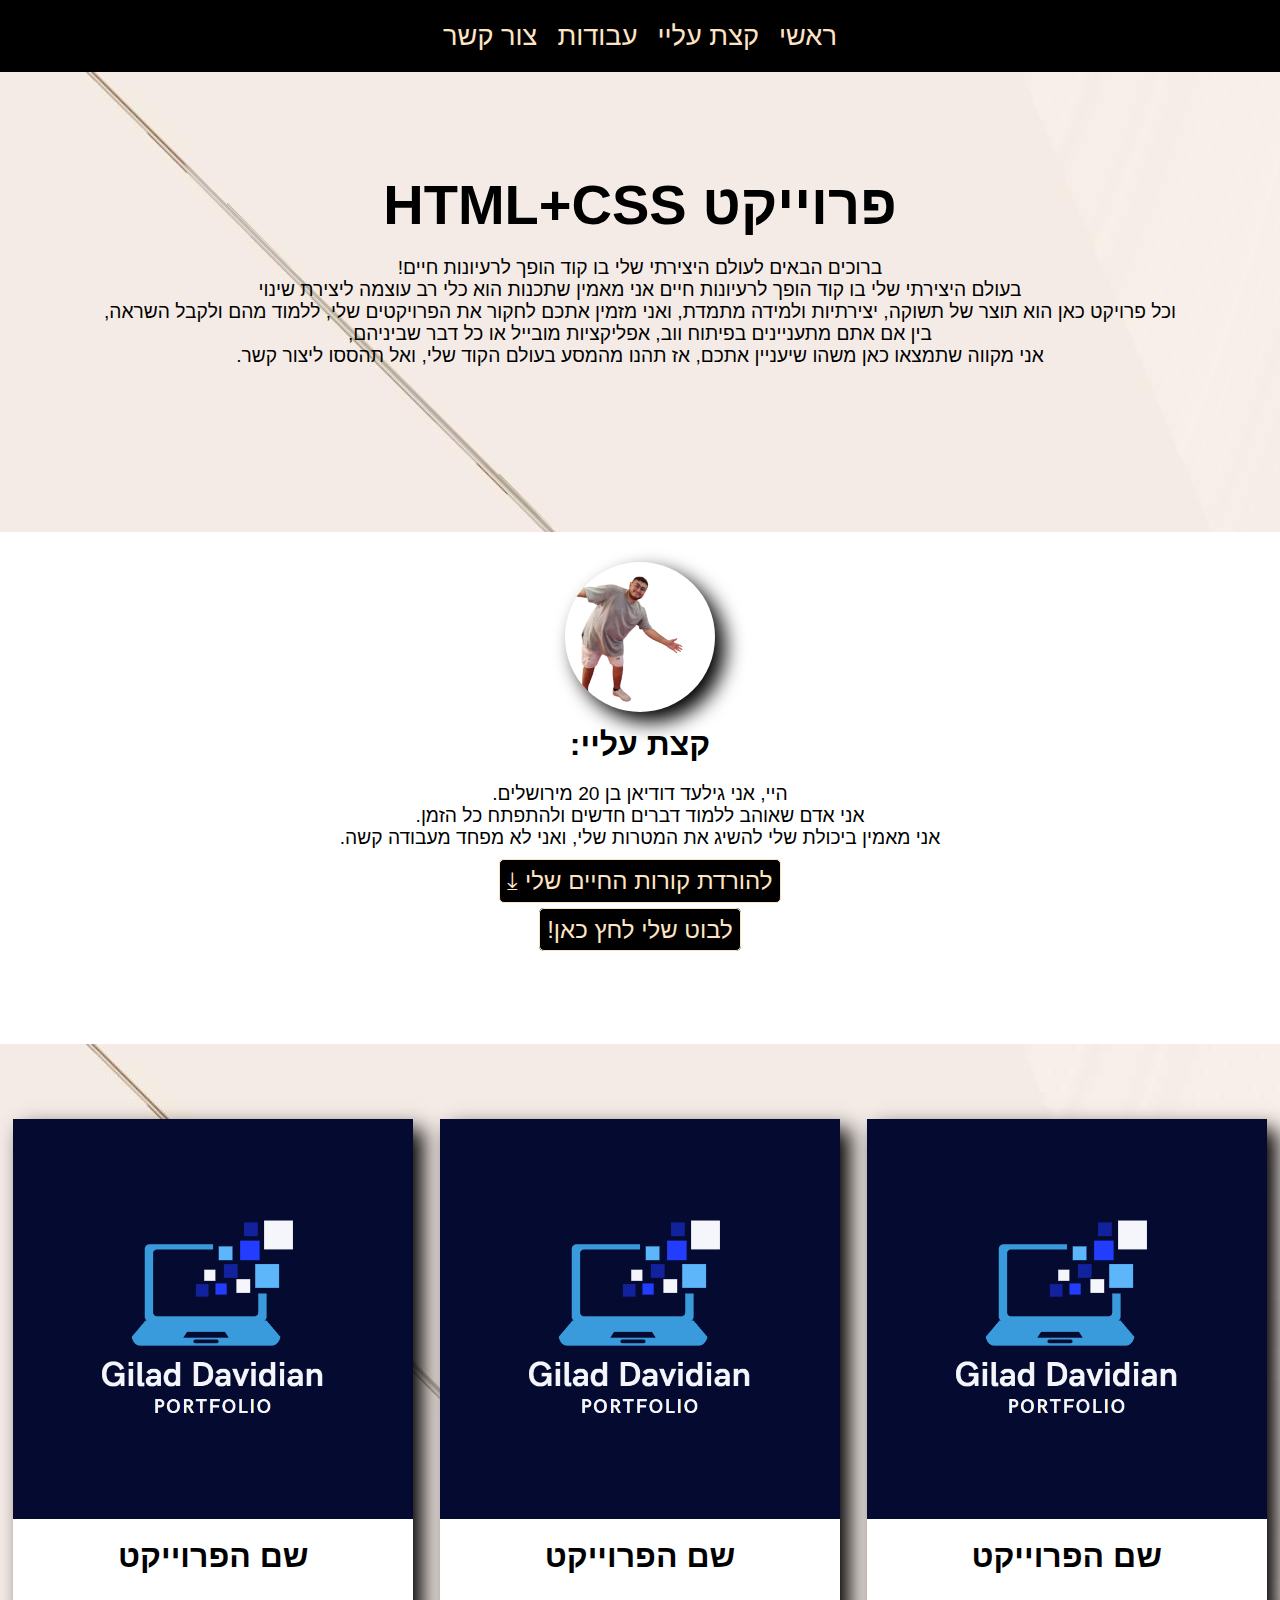
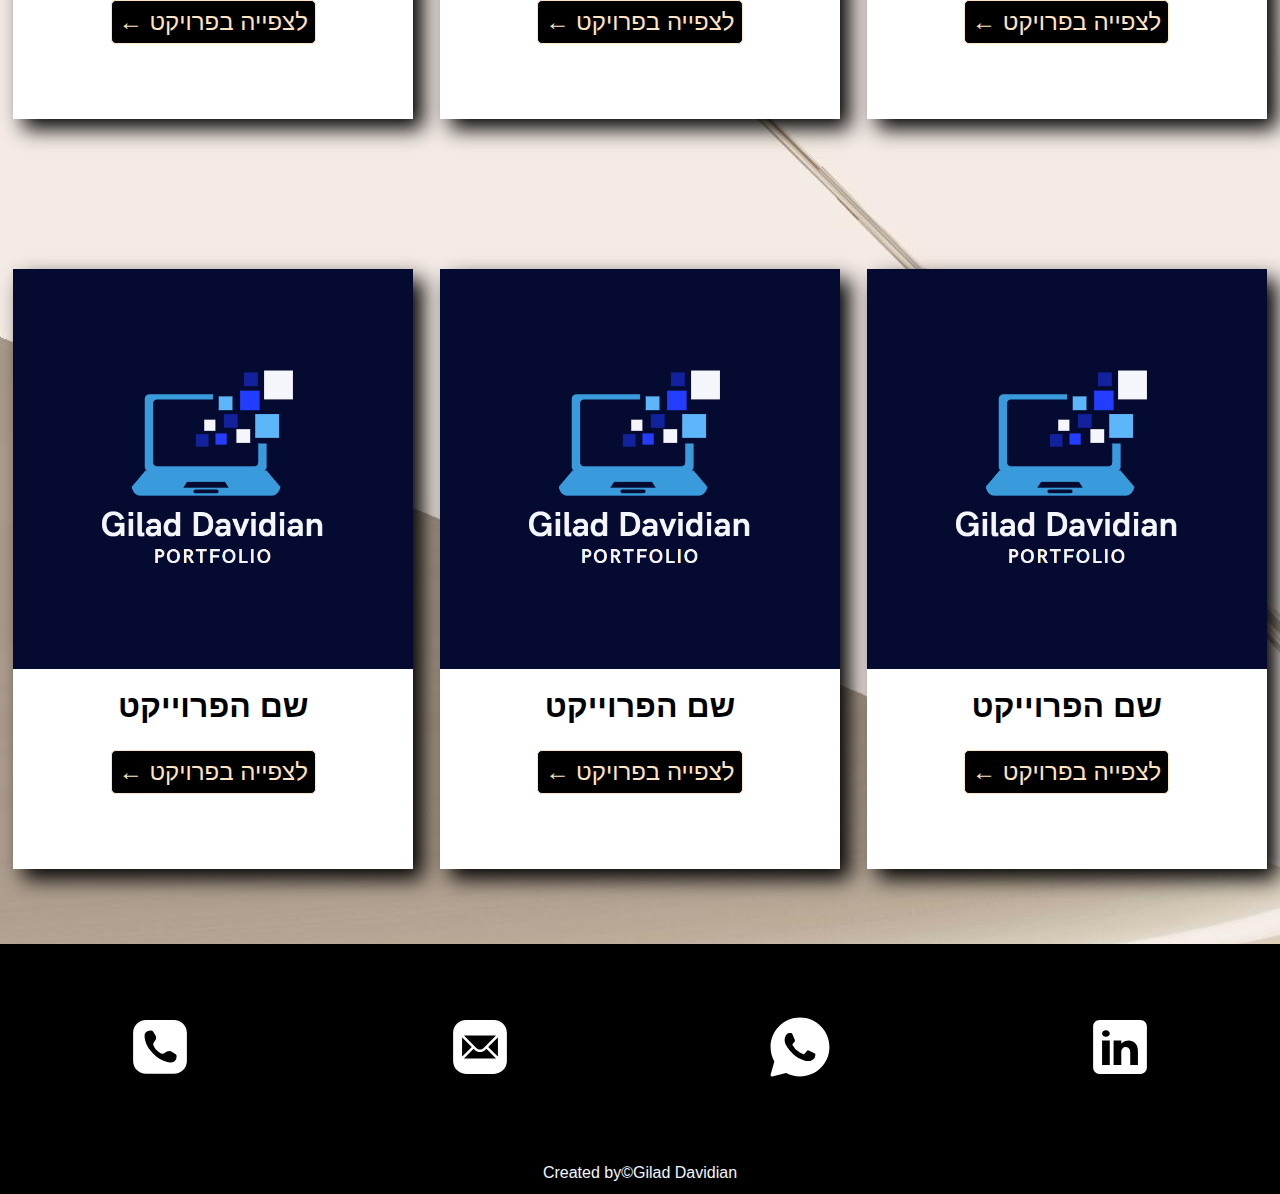
<file: index.html>
<!DOCTYPE html>
<html lang="en">

<head>
    <meta charset="UTF-8">
    <meta name="viewport" content="width=device-width, initial-scale=1.0">
    <title>Project</title>
    <link rel="stylesheet" href="style.css">
</head>

<body>
    <header class="container">
        <nav>
            <ul>
                <li>
                    <a href="#header2">ראשי</a>
                </li>
                <li>
                    <a href="#mySelf">קצת עליי</a>
                </li>
                <li>
                    <a href="#projects">עבודות</a>
                </li>
                <li>
                    <a href="#contact">צור קשר</a>
                </li>
            </ul>
        </nav>
    </header>
    <div id="header2">
        <h1>פרוייקט HTML+CSS</h1>
        <p>ברוכים הבאים לעולם היצירתי שלי בו קוד הופך לרעיונות חיים!<br>
            בעולם היצירתי שלי בו קוד הופך לרעיונות חיים אני מאמין שתכנות הוא כלי רב עוצמה ליצירת שינוי <br> וכל פרויקט
            כאן הוא תוצר של
            תשוקה, יצירתיות ולמידה מתמדת, ואני מזמין אתכם לחקור את הפרויקטים שלי, ללמוד מהם ולקבל השראה,<br> בין אם אתם
            מתעניינים בפיתוח
            ווב, אפליקציות מובייל או כל דבר שביניהם,<br> אני מקווה שתמצאו כאן משהו שיעניין אתכם, אז תהנו מהמסע בעולם
            הקוד שלי, ואל תהססו
            ליצור קשר.</p>
    </div>
    <div id="mySelf">
        <img src="me2.png" alt="">
        <h1>קצת עליי:</h1>
        <p>היי, אני גילעד דודיאן בן 20 מירושלים.<br>
            אני אדם שאוהב ללמוד דברים חדשים ולהתפתח כל הזמן.<br>
            אני מאמין ביכולת שלי להשיג את המטרות שלי, ואני לא מפחד מעבודה קשה.</p>
        <button class="buttonMySelf">&#10515; להורדת קורות החיים שלי</button>
        <div class="divChatBot"><a href="chatBot.html" class="chatBot" target="_blank">לבוט שלי לחץ כאן!</a></div>
    </div>
    <section id="projects">
        <div class="boxProject boxProject1">
            <img src="logo.png" alt="">
            <h1>שם הפרוייקט</h1>
            <div class="divA"><a href="project1.html">לצפייה בפרויקט &larr;</a></div>
        </div>
        <div class="boxProject boxProject2">
            <img src="logo.png" alt="">
            <h1>שם הפרוייקט</h1>
            <div class="divA"><a>לצפייה בפרויקט &larr;</a></div>
        </div>
        <div class="boxProject boxProject3">
            <img src="logo.png" alt="">
            <h1>שם הפרוייקט</h1>
            <div class="divA"><a>לצפייה בפרויקט &larr;</a></div>
        </div>
        <div class="boxProject boxProject4">
            <img src="logo.png" alt="">
            <h1>שם הפרוייקט</h1>
            <div class="divA"><a>לצפייה בפרויקט &larr;</a></div>
        </div>
        <div class="boxProject boxProject5">
            <img src="logo.png" alt="">
            <h1>שם הפרוייקט</h1>
            <div class="divA"><a>לצפייה בפרויקט &larr;</a></div>
        </div>
        <div class="boxProject boxProject6">
            <img src="logo.png" alt="">
            <h1>שם הפרוייקט</h1>
            <div class="divA"><a>לצפייה בפרויקט &larr;</a></div>
        </div>
    </section>
    <footer id="contact">
        <a href="tel:+972528961336">
            <svg xmlns="http://www.w3.org/2000/svg" x="0px" y="0px" width="100" height="100" viewBox="0 0 50 50">
                <path
                    d="M 14 3.9902344 C 8.4886661 3.9902344 4 8.4789008 4 13.990234 L 4 35.990234 C 4 41.501568 8.4886661 45.990234 14 45.990234 L 36 45.990234 C 41.511334 45.990234 46 41.501568 46 35.990234 L 46 13.990234 C 46 8.4789008 41.511334 3.9902344 36 3.9902344 L 14 3.9902344 z M 18.005859 12.033203 C 18.633859 12.060203 19.210594 12.414031 19.558594 12.957031 C 19.954594 13.575031 20.569141 14.534156 21.369141 15.785156 C 22.099141 16.926156 22.150047 18.399844 21.498047 19.589844 L 20.033203 21.673828 C 19.637203 22.237828 19.558219 22.959703 19.824219 23.595703 C 20.238219 24.585703 21.040797 26.107203 22.466797 27.533203 C 23.892797 28.959203 25.414297 29.761781 26.404297 30.175781 C 27.040297 30.441781 27.762172 30.362797 28.326172 29.966797 L 30.410156 28.501953 C 31.600156 27.849953 33.073844 27.901859 34.214844 28.630859 C 35.465844 29.430859 36.424969 30.045406 37.042969 30.441406 C 37.585969 30.789406 37.939797 31.366141 37.966797 31.994141 C 38.120797 35.558141 35.359641 37.001953 34.556641 37.001953 C 34.000641 37.001953 27.316344 37.761656 19.777344 30.222656 C 12.238344 22.683656 12.998047 15.999359 12.998047 15.443359 C 12.998047 14.640359 14.441859 11.879203 18.005859 12.033203 z">
                </path>
            </svg>
        </a>
        <a href="mailto:gilad.davidian@gmail.com"><svg xmlns="http://www.w3.org/2000/svg" x="0px" y="0px" width="100"
                height="100" viewBox="0 0 50 50">
                <path
                    d="M 14 4 C 8.4886661 4 4 8.4886661 4 14 L 4 36 C 4 41.511334 8.4886661 46 14 46 L 36 46 C 41.511334 46 46 41.511334 46 36 L 46 14 C 46 8.4886661 41.511334 4 36 4 L 14 4 z M 13 16 L 37 16 C 37.18 16 37.349766 16.020312 37.509766 16.070312 L 27.679688 25.890625 C 26.199688 27.370625 23.790547 27.370625 22.310547 25.890625 L 12.490234 16.070312 C 12.650234 16.020312 12.82 16 13 16 z M 11.070312 17.490234 L 18.589844 25 L 11.070312 32.509766 C 11.020312 32.349766 11 32.18 11 32 L 11 18 C 11 17.82 11.020312 17.650234 11.070312 17.490234 z M 38.929688 17.490234 C 38.979688 17.650234 39 17.82 39 18 L 39 32 C 39 32.18 38.979687 32.349766 38.929688 32.509766 L 31.400391 25 L 38.929688 17.490234 z M 20 26.410156 L 20.890625 27.310547 C 22.020625 28.440547 23.510234 29 24.990234 29 C 26.480234 29 27.959844 28.440547 29.089844 27.310547 L 29.990234 26.410156 L 37.509766 33.929688 C 37.349766 33.979688 37.18 34 37 34 L 13 34 C 12.82 34 12.650234 33.979687 12.490234 33.929688 L 20 26.410156 z">
                </path>
            </svg></a>
        <a href="whatsapp://send?phone=+972528961336"><svg xmlns="http://www.w3.org/2000/svg" x="0px" y="0px"
                width="100" height="100" viewBox="0 0 50 50">
                <path
                    d="M25,2C12.318,2,2,12.318,2,25c0,3.96,1.023,7.854,2.963,11.29L2.037,46.73c-0.096,0.343-0.003,0.711,0.245,0.966 C2.473,47.893,2.733,48,3,48c0.08,0,0.161-0.01,0.24-0.029l10.896-2.699C17.463,47.058,21.21,48,25,48c12.682,0,23-10.318,23-23 S37.682,2,25,2z M36.57,33.116c-0.492,1.362-2.852,2.605-3.986,2.772c-1.018,0.149-2.306,0.213-3.72-0.231 c-0.857-0.27-1.957-0.628-3.366-1.229c-5.923-2.526-9.791-8.415-10.087-8.804C15.116,25.235,13,22.463,13,19.594 s1.525-4.28,2.067-4.864c0.542-0.584,1.181-0.73,1.575-0.73s0.787,0.005,1.132,0.021c0.363,0.018,0.85-0.137,1.329,1.001 c0.492,1.168,1.673,4.037,1.819,4.33c0.148,0.292,0.246,0.633,0.05,1.022c-0.196,0.389-0.294,0.632-0.59,0.973 s-0.62,0.76-0.886,1.022c-0.296,0.291-0.603,0.606-0.259,1.19c0.344,0.584,1.529,2.493,3.285,4.039 c2.255,1.986,4.158,2.602,4.748,2.894c0.59,0.292,0.935,0.243,1.279-0.146c0.344-0.39,1.476-1.703,1.869-2.286 s0.787-0.487,1.329-0.292c0.542,0.194,3.445,1.604,4.035,1.896c0.59,0.292,0.984,0.438,1.132,0.681 C37.062,30.587,37.062,31.755,36.57,33.116z">
                </path>
            </svg></a>
        <a href="https://www.linkedin.com/in/gilad-davidian-8964a5356/"><svg xmlns="http://www.w3.org/2000/svg" x="0px"
                y="0px" width="100" height="100" viewBox="0 0 50 50">
                <path
                    d="M41,4H9C6.24,4,4,6.24,4,9v32c0,2.76,2.24,5,5,5h32c2.76,0,5-2.24,5-5V9C46,6.24,43.76,4,41,4z M17,20v19h-6V20H17z M11,14.47c0-1.4,1.2-2.47,3-2.47s2.93,1.07,3,2.47c0,1.4-1.12,2.53-3,2.53C12.2,17,11,15.87,11,14.47z M39,39h-6c0,0,0-9.26,0-10 c0-2-1-4-3.5-4.04h-0.08C27,24.96,26,27.02,26,29c0,0.91,0,10,0,10h-6V20h6v2.56c0,0,1.93-2.56,5.81-2.56 c3.97,0,7.19,2.73,7.19,8.26V39z">
                </path>
            </svg>
        </a>
    </footer>
    <div class="createdBy">Created by&#169;Gilad Davidian</div>
</body>

</html>
</file>
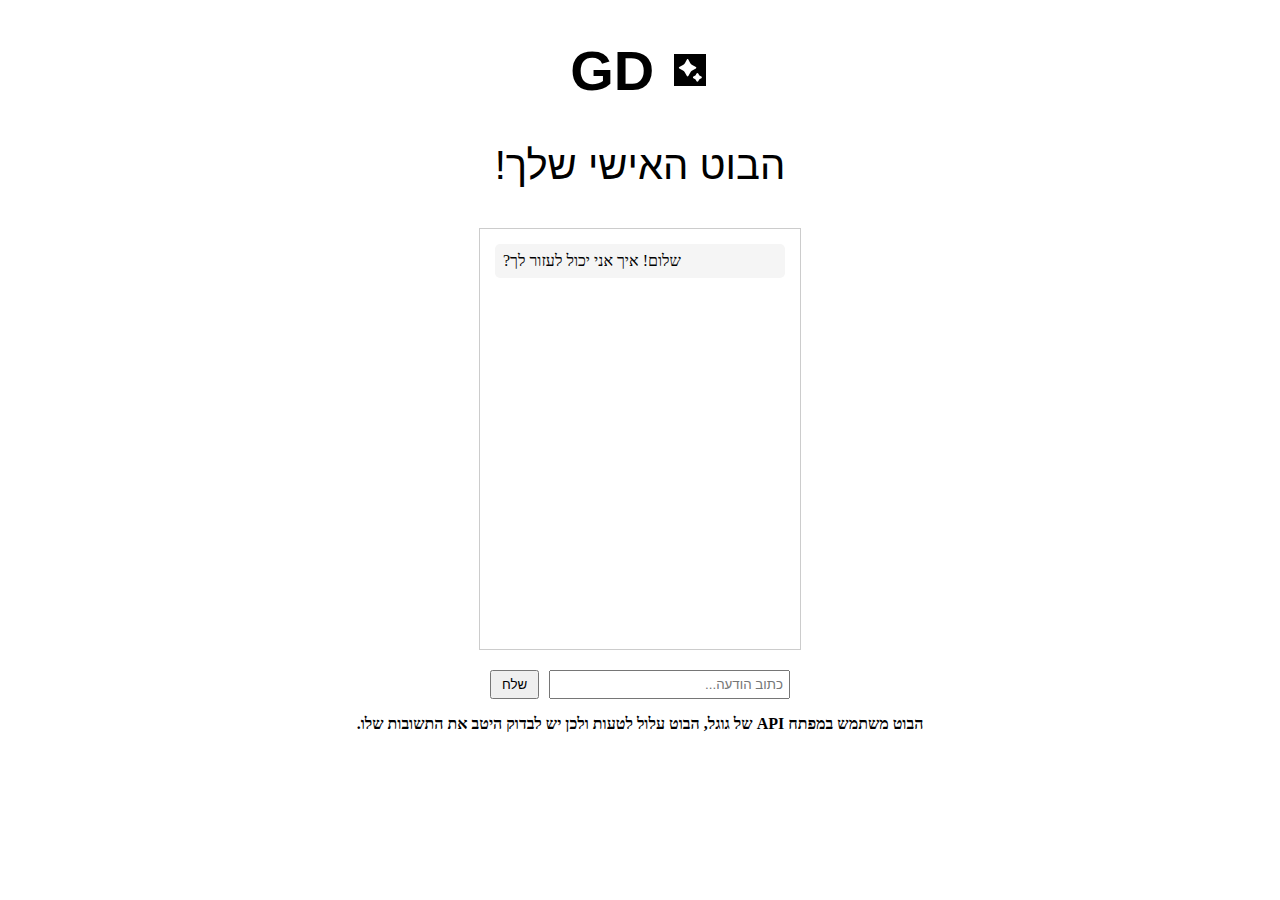
<file: chatBot.html>
<!DOCTYPE html>
<html lang="he">

<head>
    <meta charset="UTF-8">
    <meta name="viewport" content="width=device-width, initial-scale=1.0">
    <title>Chat Bot</title>
    <style>
        .psichiH1 {
            text-align: center;
            font-size: 3.5rem;
            font-family: arial;
        }

        .svp {
            width: 40px;
            height: 40px;
        }

        .psichiP {
            text-align: center;
            font-size: 2.5rem;
            font-family: arial;
            direction: rtl;
        }

        .chat-container {
            width: 300px;
            height: 400px;
            border: 1px solid #ccc;
            margin: 20px auto;
            padding: 10px;
            overflow-y: scroll;
        }

        .message {
            margin: 5px;
            padding: 8px;
            border-radius: 5px;
            direction: rtl;
        }

        .user {
            background-color: #e3f2fd;
            text-align: right;
        }

        .bot {
            background-color: #f5f5f5;
            text-align: left;
        }

        .input-area {
            width: 300px;
            margin: 0 auto;
            display: flex;
            gap: 10px;
            direction: rtl;
        }

        input {
            flex: 1;
            padding: 5px;
        }

        button {
            padding: 5px 10px;
        }

        .warning {
            direction: rtl;
            text-align: center;
            color: black;
            font-weight: bold;
        }
    </style>
</head>

<body>
    <h1 class="psichiH1">GD <svg xmlns="http://www.w3.org/2000/svg" x="0px" y="0px" width="100" height="100"
            viewBox="0 0 50 50" class="svp">
            <path
                d="M5,5v40h40V5H5z M25.399,28.028l-2.522,4.611c-0.19,0.347-0.534,0.52-0.877,0.52s-0.688-0.173-0.877-0.52l-2.522-4.611 c-0.551-1.007-1.378-1.835-2.385-2.385l-4.611-2.522c-0.694-0.379-0.694-1.375,0-1.755l4.611-2.522 c1.007-0.551,1.834-1.378,2.385-2.385l2.522-4.611c0.19-0.347,0.534-0.52,0.877-0.52s0.688,0.173,0.877,0.52l2.522,4.611 c0.551,1.007,1.378,1.834,2.385,2.385l4.611,2.522c0.694,0.379,0.694,1.375,0,1.755l-4.611,2.522 C26.778,26.193,25.95,27.021,25.399,28.028z M39.157,35.289l-2.244,1.227c-0.167,0.093-0.305,0.23-0.397,0.398l-1.228,2.244 c-0.21,0.386-0.613,0.625-1.053,0.625c-0.001,0-0.002,0-0.003,0c-0.44-0.001-0.844-0.242-1.053-0.631l-1.225-2.238 c-0.093-0.169-0.23-0.307-0.397-0.397l-2.245-1.229c-0.387-0.212-0.626-0.616-0.625-1.056c0.002-0.439,0.242-0.842,0.628-1.051 l2.241-1.227c0.169-0.093,0.306-0.229,0.397-0.397l1.229-2.246c0.207-0.382,0.609-0.622,1.049-0.624c0.001,0,0.002,0,0.003,0 c0.438,0,0.841,0.239,1.053,0.623v0.002l1.228,2.245c0.092,0.167,0.229,0.305,0.398,0.397l2.245,1.229 c0.382,0.205,0.623,0.608,0.624,1.049S39.545,35.078,39.157,35.289z">
            </path>
        </svg></h1>
    <p class="psichiP">הבוט האישי שלך!</p>
    <div class="chat-container" id="chat">
        <div class="message bot">שלום! איך אני יכול לעזור לך?</div>
    </div>
    <div class="input-area">
        <input type="text" id="userInput" placeholder="כתוב הודעה...">
        <button onclick="sendMessage()">שלח</button>
    </div>
    <p class="warning">הבוט משתמש במפתח API של גוגל, הבוט עלול לטעות ולכן יש לבדוק היטב את התשובות שלו.</p>


    <script>
        // מפתח ה-API שסיפקת
        const API_KEY = 'AIzaSyAd12wmhDjKeS9zTBbzCyT5u2QFITx_afE';

        async function getBotResponse(userMessage) {
            try {
                const response = await fetch(
                    `https://generativelanguage.googleapis.com/v1beta/models/gemini-2.0-flash:generateContent?key=${API_KEY}`,
                    {
                        method: 'POST',
                        headers: {
                            'Content-Type': 'application/json'
                        },
                        body: JSON.stringify({
                            "contents": [{
                                "parts": [{ "text": userMessage }]
                            }]
                        })
                    }
                );

                if (!response.ok) {
                    throw new Error('תקלה בקריאה ל-API');
                }

                const data = await response.json();
                // התגובה נמצאת תחת candidates[0].content.parts[0].text
                return data.candidates[0].content.parts[0].text || "לא קיבלתי תגובה תקינה מה-API.";
            } catch (error) {
                console.error('שגיאה:', error);
                return "מצטער, משהו השתבש. נסה שוב!";
            }
        }

        async function sendMessage() {
            const input = document.getElementById("userInput");
            const message = input.value.trim();
            if (message === "") return;

            const chat = document.getElementById("chat");

            // הוספת הודעת המשתמש
            const userMsg = document.createElement("div");
            userMsg.className = "message user";
            userMsg.textContent = message;
            chat.appendChild(userMsg);

            // תגובת הבוט מה-API
            const botMsg = document.createElement("div");
            botMsg.className = "message bot";
            botMsg.textContent = "ממתין לתגובה..."; // תצוגה זמנית
            chat.appendChild(botMsg);

            // קבלת תגובה מה-API ועדכון ההודעה
            const botResponse = await getBotResponse(message);
            botMsg.textContent = botResponse;

            // ניקוי השדה וגלילה למטה
            input.value = "";
            chat.scrollTop = chat.scrollHeight;
        }

        // שליחה עם Enter
        document.getElementById("userInput").addEventListener("keypress", function (event) {
            if (event.key === "Enter") {
                sendMessage();
            }
        });
    </script>
</body>

</html>
</file>
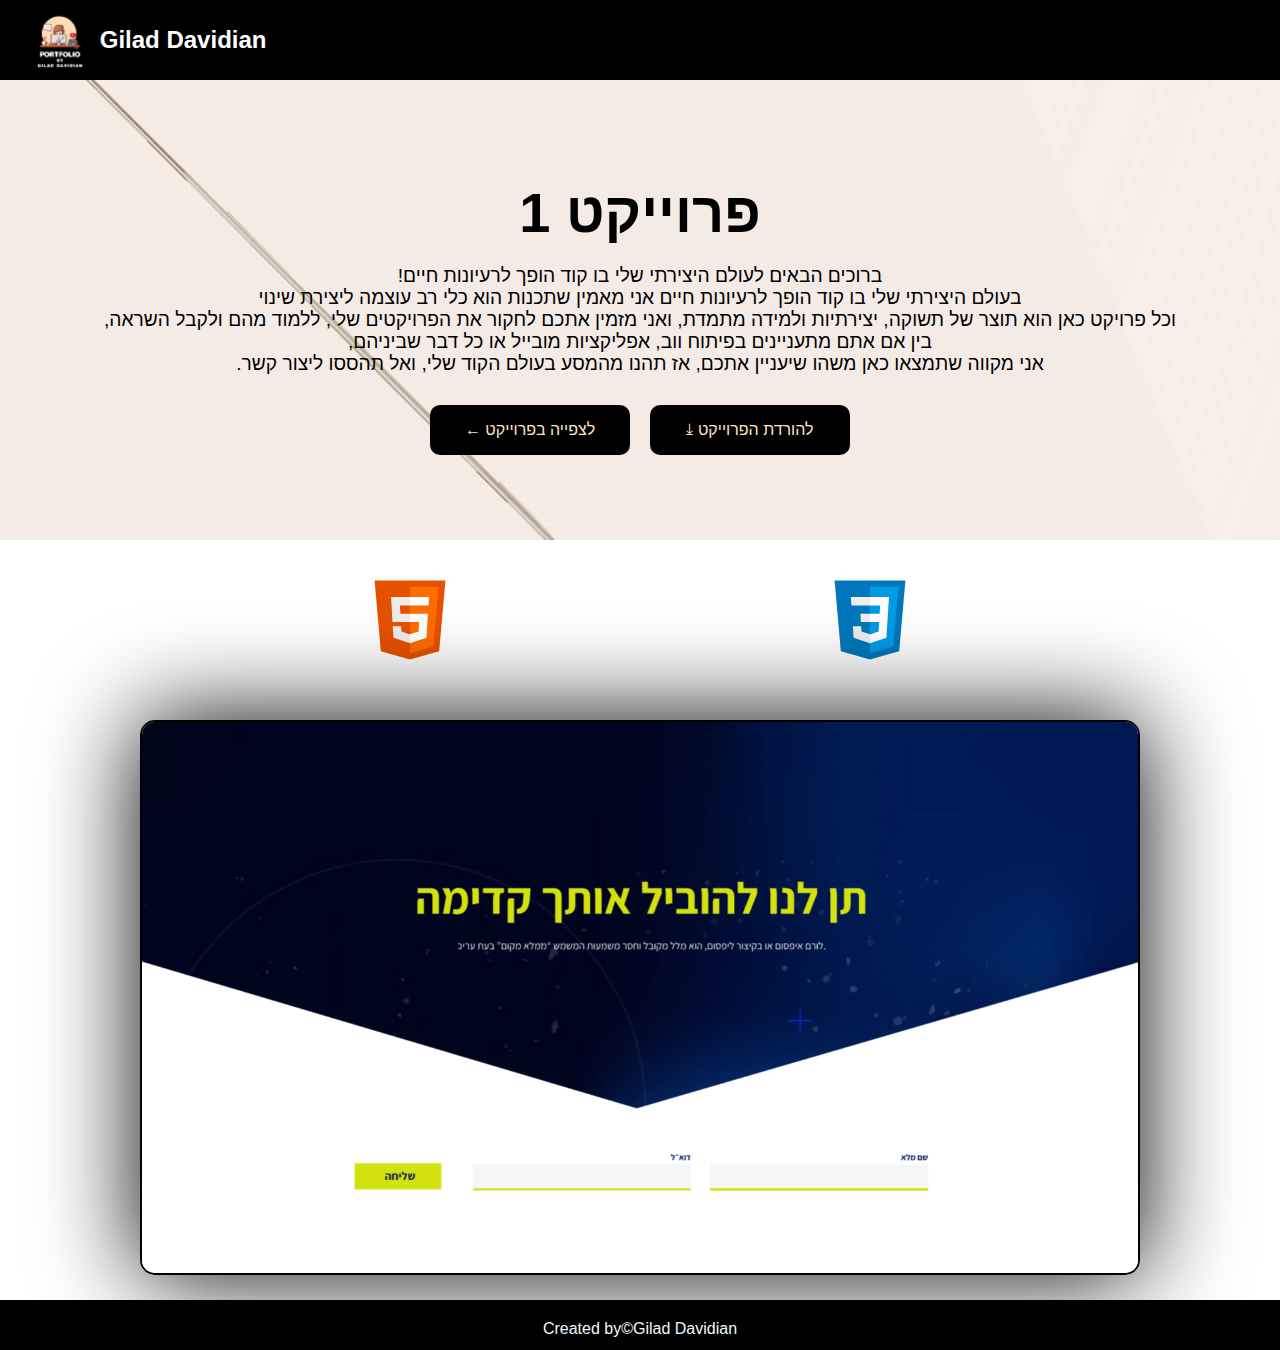
<file: portfolioProject1.html>
<!DOCTYPE html>
<html lang="en">

<head>
    <meta charset="UTF-8">
    <meta name="viewport" content="width=device-width, initial-scale=1.0">
    <title>Portfolio Project1</title>
    <link rel="stylesheet" href="portfolioProject1.css">
</head>

<body>
    <div id="header1">
        <a href="index.html">
            <img src="logo1.png" alt="">
        </a>
        <h1>Gilad Davidian</h1>
    </div>
    <div id="header2">
        <h1>פרוייקט 1</h1>
        <p>ברוכים הבאים לעולם היצירתי שלי בו קוד הופך לרעיונות חיים!<br>
            בעולם היצירתי שלי בו קוד הופך לרעיונות חיים אני מאמין שתכנות הוא כלי רב עוצמה ליצירת שינוי <br> וכל
            פרויקט
            כאן הוא תוצר של
            תשוקה, יצירתיות ולמידה מתמדת, ואני מזמין אתכם לחקור את הפרויקטים שלי, ללמוד מהם ולקבל השראה,<br> בין אם
            אתם
            מתעניינים בפיתוח
            ווב, אפליקציות מובייל או כל דבר שביניהם,<br> אני מקווה שתמצאו כאן משהו שיעניין אתכם, אז תהנו מהמסע בעולם
            הקוד שלי, ואל תהססו
            ליצור קשר.</p>
        <div id="containerA">
            <div class="A1"><a href="project1.html">לצפייה בפרוייקט &larr;</a></div>
            <div class="A2"><a href="">להורדת הפרוייקט &#10515;</a></div>
        </div>
    </div>
    <div id="programmingLanguages">
        <svg xmlns="http://www.w3.org/2000/svg" x="0px" y="0px" width="100" height="100" viewBox="0 0 48 48">
            <path fill="#E65100" d="M41,5H7l3,34l14,4l14-4L41,5L41,5z"></path>
            <path fill="#FF6D00" d="M24 8L24 39.9 35.2 36.7 37.7 8z"></path>
            <path fill="#FFF" d="M24,25v-4h8.6l-0.7,11.5L24,35.1v-4.2l4.1-1.4l0.3-4.5H24z M32.9,17l0.3-4H24v4H32.9z">
            </path>
            <path fill="#EEE"
                d="M24,30.9v4.2l-7.9-2.6L15.7,27h4l0.2,2.5L24,30.9z M19.1,17H24v-4h-9.1l0.7,12H24v-4h-4.6L19.1,17z">
            </path>
        </svg>
        <svg xmlns="http://www.w3.org/2000/svg" x="0px" y="0px" width="100" height="100" viewBox="0 0 48 48">
            <path fill="#0277BD" d="M41,5H7l3,34l14,4l14-4L41,5L41,5z"></path>
            <path fill="#039BE5" d="M24 8L24 39.9 35.2 36.7 37.7 8z"></path>
            <path fill="#FFF"
                d="M33.1 13L24 13 24 17 28.9 17 28.6 21 24 21 24 25 28.4 25 28.1 29.5 24 30.9 24 35.1 31.9 32.5 32.6 21 32.6 21z">
            </path>
            <path fill="#EEE"
                d="M24,13v4h-8.9l-0.3-4H24z M19.4,21l0.2,4H24v-4H19.4z M19.8,27h-4l0.3,5.5l7.9,2.6v-4.2l-4.1-1.4L19.8,27z">
            </path>
        </svg>
    </div>
    <div id="containerImg">
        <div class="boxImg">
            <img src="Project1.png" alt="">
        </div>
    </div>
    <div class="createdBy">Created by&#169;Gilad Davidian</div>
</body>

</html>
</file>
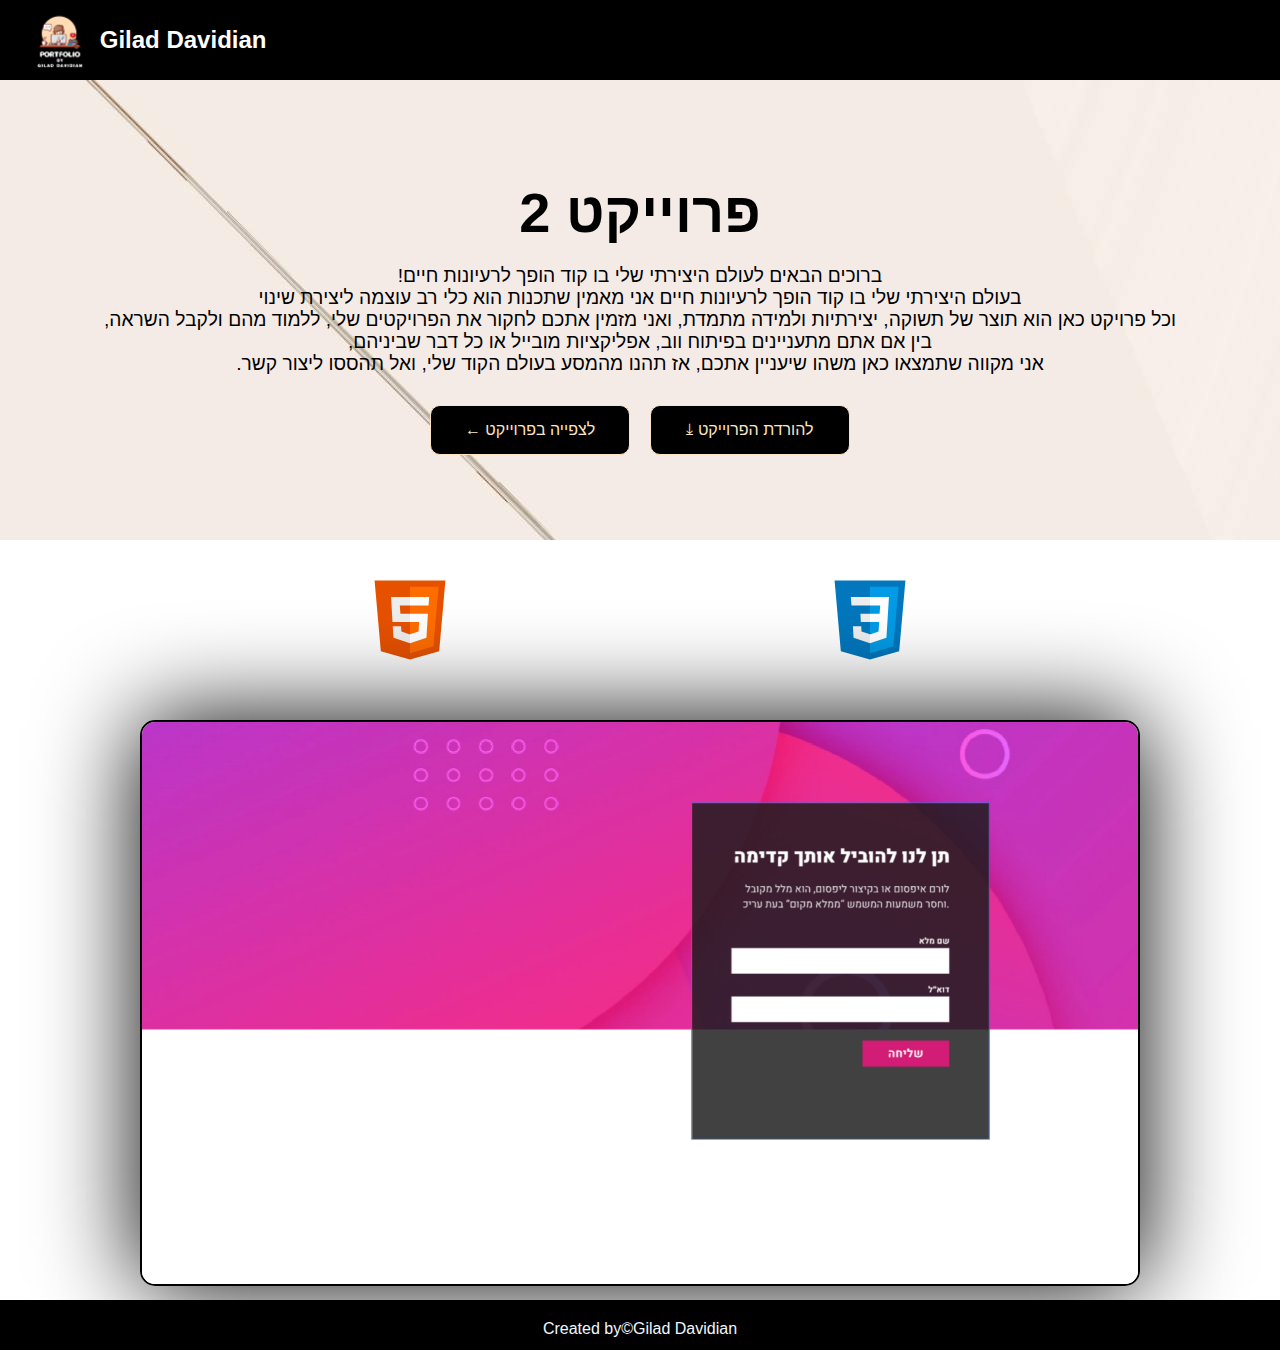
<file: portfolioProject2.html>
<!DOCTYPE html>
<html lang="en">

<head>
    <meta charset="UTF-8">
    <meta name="viewport" content="width=device-width, initial-scale=1.0">
    <title>Portfolio Project2</title>
    <link rel="stylesheet" href="portfolioProject2.css">
</head>

<body>
    <div id="header1">
        <a href="index.html">
            <img src="logo1.png" alt="">
        </a>
        <h1>Gilad Davidian</h1>
    </div>
    <div id="header2">
        <h1>פרוייקט 2</h1>
        <p>ברוכים הבאים לעולם היצירתי שלי בו קוד הופך לרעיונות חיים!<br>
            בעולם היצירתי שלי בו קוד הופך לרעיונות חיים אני מאמין שתכנות הוא כלי רב עוצמה ליצירת שינוי <br> וכל
            פרויקט
            כאן הוא תוצר של
            תשוקה, יצירתיות ולמידה מתמדת, ואני מזמין אתכם לחקור את הפרויקטים שלי, ללמוד מהם ולקבל השראה,<br> בין אם
            אתם
            מתעניינים בפיתוח
            ווב, אפליקציות מובייל או כל דבר שביניהם,<br> אני מקווה שתמצאו כאן משהו שיעניין אתכם, אז תהנו מהמסע בעולם
            הקוד שלי, ואל תהססו
            ליצור קשר.</p>
        <div id="containerA">
            <div class="A1"><a href="project2.html">לצפייה בפרוייקט &larr;</a></div>
            <div class="A2"><a href="">להורדת הפרוייקט &#10515;</a></div>
        </div>
    </div>
    <div id="programmingLanguages">
        <svg xmlns="http://www.w3.org/2000/svg" x="0px" y="0px" width="100" height="100" viewBox="0 0 48 48">
            <path fill="#E65100" d="M41,5H7l3,34l14,4l14-4L41,5L41,5z"></path>
            <path fill="#FF6D00" d="M24 8L24 39.9 35.2 36.7 37.7 8z"></path>
            <path fill="#FFF" d="M24,25v-4h8.6l-0.7,11.5L24,35.1v-4.2l4.1-1.4l0.3-4.5H24z M32.9,17l0.3-4H24v4H32.9z">
            </path>
            <path fill="#EEE"
                d="M24,30.9v4.2l-7.9-2.6L15.7,27h4l0.2,2.5L24,30.9z M19.1,17H24v-4h-9.1l0.7,12H24v-4h-4.6L19.1,17z">
            </path>
        </svg>
        <svg xmlns="http://www.w3.org/2000/svg" x="0px" y="0px" width="100" height="100" viewBox="0 0 48 48">
            <path fill="#0277BD" d="M41,5H7l3,34l14,4l14-4L41,5L41,5z"></path>
            <path fill="#039BE5" d="M24 8L24 39.9 35.2 36.7 37.7 8z"></path>
            <path fill="#FFF"
                d="M33.1 13L24 13 24 17 28.9 17 28.6 21 24 21 24 25 28.4 25 28.1 29.5 24 30.9 24 35.1 31.9 32.5 32.6 21 32.6 21z">
            </path>
            <path fill="#EEE"
                d="M24,13v4h-8.9l-0.3-4H24z M19.4,21l0.2,4H24v-4H19.4z M19.8,27h-4l0.3,5.5l7.9,2.6v-4.2l-4.1-1.4L19.8,27z">
            </path>
        </svg>
    </div>
    <div id="containerImg">
        <div class="boxImg">
            <img src="Project2.png" alt="">
        </div>
    </div>
    <div class="createdBy">Created by&#169;Gilad Davidian</div>
</body>

</html>
</file>
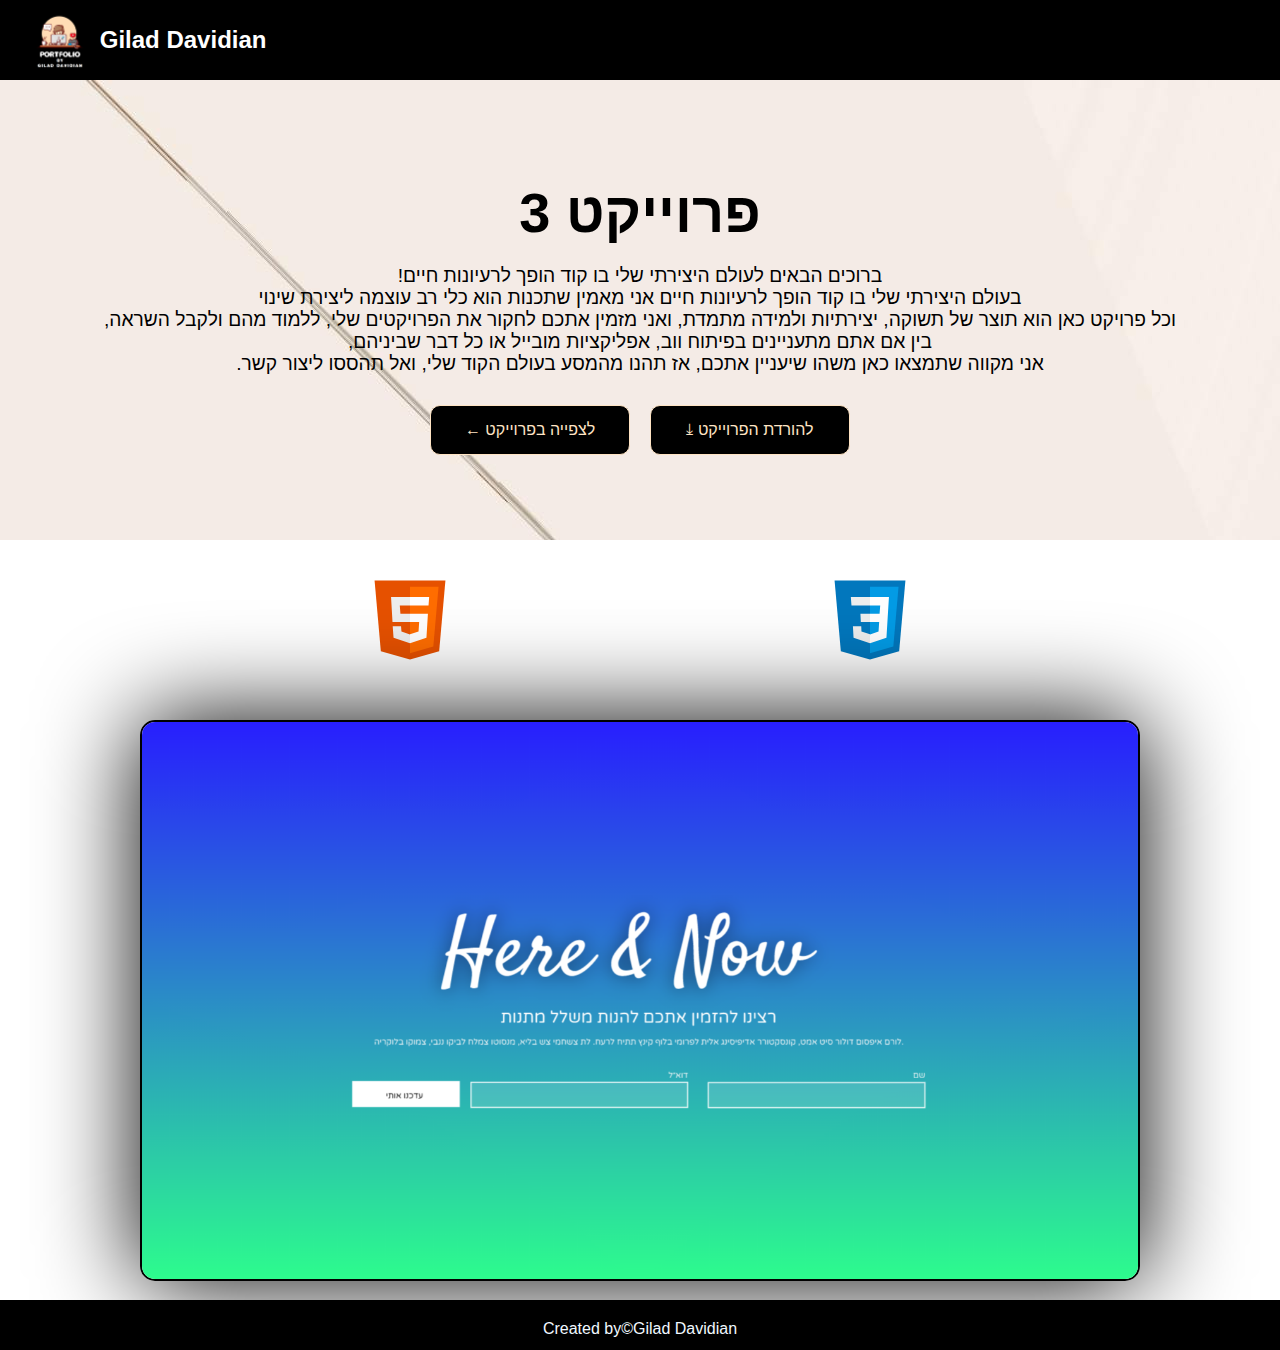
<file: portfolioProject3.html>
<!DOCTYPE html>
<html lang="en">

<head>
    <meta charset="UTF-8">
    <meta name="viewport" content="width=device-width, initial-scale=1.0">
    <title>Portfolio Project3</title>
    <link rel="stylesheet" href="portfolioProject3.css">
</head>

<body>
    <div id="header1">
        <a href="index.html">
            <img src="logo1.png" alt="">
        </a>
        <h1>Gilad Davidian</h1>
    </div>
    <div id="header2">
        <h1>פרוייקט 3</h1>
        <p>ברוכים הבאים לעולם היצירתי שלי בו קוד הופך לרעיונות חיים!<br>
            בעולם היצירתי שלי בו קוד הופך לרעיונות חיים אני מאמין שתכנות הוא כלי רב עוצמה ליצירת שינוי <br> וכל
            פרויקט
            כאן הוא תוצר של
            תשוקה, יצירתיות ולמידה מתמדת, ואני מזמין אתכם לחקור את הפרויקטים שלי, ללמוד מהם ולקבל השראה,<br> בין אם
            אתם
            מתעניינים בפיתוח
            ווב, אפליקציות מובייל או כל דבר שביניהם,<br> אני מקווה שתמצאו כאן משהו שיעניין אתכם, אז תהנו מהמסע בעולם
            הקוד שלי, ואל תהססו
            ליצור קשר.</p>
        <div id="containerA">
            <div class="A1"><a href="project3.html">לצפייה בפרוייקט &larr;</a></div>
            <div class="A2"><a href="">להורדת הפרוייקט &#10515;</a></div>
        </div>
    </div>
    <div id="programmingLanguages">
        <svg xmlns="http://www.w3.org/2000/svg" x="0px" y="0px" width="100" height="100" viewBox="0 0 48 48">
            <path fill="#E65100" d="M41,5H7l3,34l14,4l14-4L41,5L41,5z"></path>
            <path fill="#FF6D00" d="M24 8L24 39.9 35.2 36.7 37.7 8z"></path>
            <path fill="#FFF" d="M24,25v-4h8.6l-0.7,11.5L24,35.1v-4.2l4.1-1.4l0.3-4.5H24z M32.9,17l0.3-4H24v4H32.9z">
            </path>
            <path fill="#EEE"
                d="M24,30.9v4.2l-7.9-2.6L15.7,27h4l0.2,2.5L24,30.9z M19.1,17H24v-4h-9.1l0.7,12H24v-4h-4.6L19.1,17z">
            </path>
        </svg>
        <svg xmlns="http://www.w3.org/2000/svg" x="0px" y="0px" width="100" height="100" viewBox="0 0 48 48">
            <path fill="#0277BD" d="M41,5H7l3,34l14,4l14-4L41,5L41,5z"></path>
            <path fill="#039BE5" d="M24 8L24 39.9 35.2 36.7 37.7 8z"></path>
            <path fill="#FFF"
                d="M33.1 13L24 13 24 17 28.9 17 28.6 21 24 21 24 25 28.4 25 28.1 29.5 24 30.9 24 35.1 31.9 32.5 32.6 21 32.6 21z">
            </path>
            <path fill="#EEE"
                d="M24,13v4h-8.9l-0.3-4H24z M19.4,21l0.2,4H24v-4H19.4z M19.8,27h-4l0.3,5.5l7.9,2.6v-4.2l-4.1-1.4L19.8,27z">
            </path>
        </svg>
    </div>
    <div id="containerImg">
        <div class="boxImg">
            <img src="Project3.png" alt="">
        </div>
    </div>
    <div class="createdBy">Created by&#169;Gilad Davidian</div>
</body>

</html>
</file>
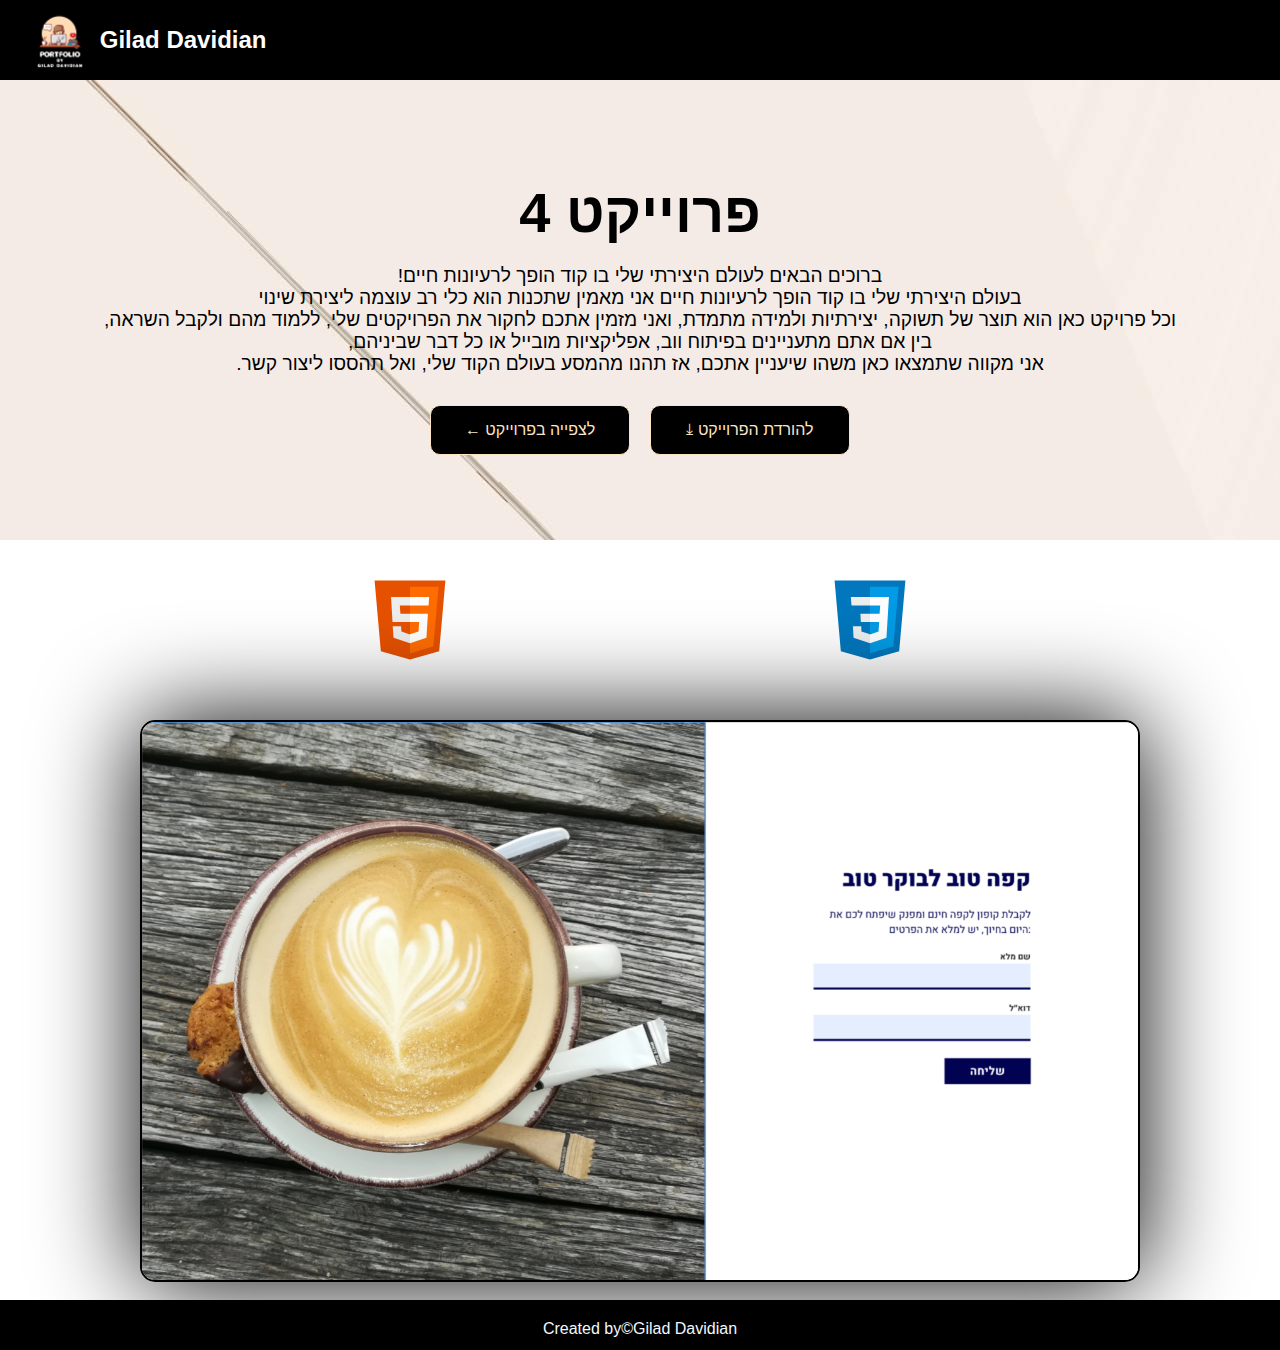
<file: portfolioProject4.html>
<!DOCTYPE html>
<html lang="en">

<head>
    <meta charset="UTF-8">
    <meta name="viewport" content="width=device-width, initial-scale=1.0">
    <title>Portfolio Project4</title>
    <link rel="stylesheet" href="portfolioProject4.css">
</head>

<body>
    <div id="header1">
        <a href="index.html">
            <img src="logo1.png" alt="">
        </a>
        <h1>Gilad Davidian</h1>
    </div>
    <div id="header2">
        <h1>פרוייקט 4</h1>
        <p>ברוכים הבאים לעולם היצירתי שלי בו קוד הופך לרעיונות חיים!<br>
            בעולם היצירתי שלי בו קוד הופך לרעיונות חיים אני מאמין שתכנות הוא כלי רב עוצמה ליצירת שינוי <br> וכל
            פרויקט
            כאן הוא תוצר של
            תשוקה, יצירתיות ולמידה מתמדת, ואני מזמין אתכם לחקור את הפרויקטים שלי, ללמוד מהם ולקבל השראה,<br> בין אם
            אתם
            מתעניינים בפיתוח
            ווב, אפליקציות מובייל או כל דבר שביניהם,<br> אני מקווה שתמצאו כאן משהו שיעניין אתכם, אז תהנו מהמסע בעולם
            הקוד שלי, ואל תהססו
            ליצור קשר.</p>
        <div id="containerA">
            <div class="A1"><a href="project4.html">לצפייה בפרוייקט &larr;</a></div>
            <div class="A2"><a href="">להורדת הפרוייקט &#10515;</a></div>
        </div>
    </div>
    <div id="programmingLanguages">
        <svg xmlns="http://www.w3.org/2000/svg" x="0px" y="0px" width="100" height="100" viewBox="0 0 48 48">
            <path fill="#E65100" d="M41,5H7l3,34l14,4l14-4L41,5L41,5z"></path>
            <path fill="#FF6D00" d="M24 8L24 39.9 35.2 36.7 37.7 8z"></path>
            <path fill="#FFF" d="M24,25v-4h8.6l-0.7,11.5L24,35.1v-4.2l4.1-1.4l0.3-4.5H24z M32.9,17l0.3-4H24v4H32.9z">
            </path>
            <path fill="#EEE"
                d="M24,30.9v4.2l-7.9-2.6L15.7,27h4l0.2,2.5L24,30.9z M19.1,17H24v-4h-9.1l0.7,12H24v-4h-4.6L19.1,17z">
            </path>
        </svg>
        <svg xmlns="http://www.w3.org/2000/svg" x="0px" y="0px" width="100" height="100" viewBox="0 0 48 48">
            <path fill="#0277BD" d="M41,5H7l3,34l14,4l14-4L41,5L41,5z"></path>
            <path fill="#039BE5" d="M24 8L24 39.9 35.2 36.7 37.7 8z"></path>
            <path fill="#FFF"
                d="M33.1 13L24 13 24 17 28.9 17 28.6 21 24 21 24 25 28.4 25 28.1 29.5 24 30.9 24 35.1 31.9 32.5 32.6 21 32.6 21z">
            </path>
            <path fill="#EEE"
                d="M24,13v4h-8.9l-0.3-4H24z M19.4,21l0.2,4H24v-4H19.4z M19.8,27h-4l0.3,5.5l7.9,2.6v-4.2l-4.1-1.4L19.8,27z">
            </path>
        </svg>
    </div>
    <div id="containerImg">
        <div class="boxImg">
            <img src="Project4.png" alt="">
        </div>
    </div>
    <div class="createdBy">Created by&#169;Gilad Davidian</div>
</body>

</html>
</file>
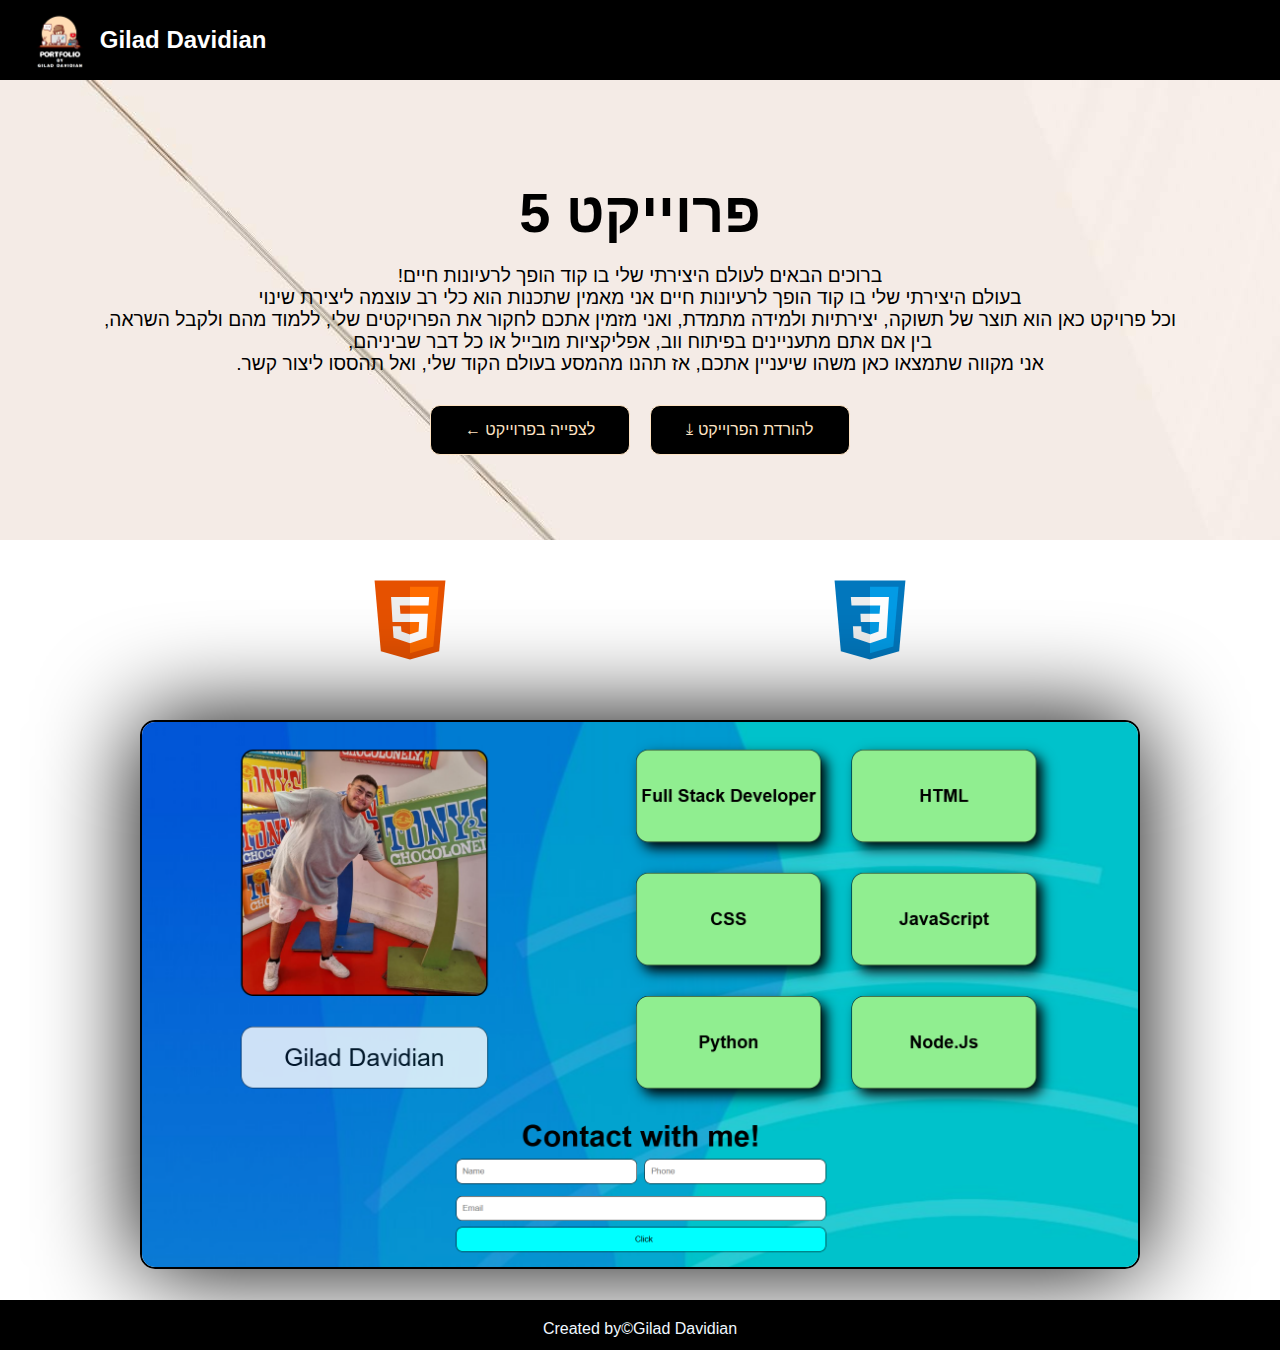
<file: portfolioProject5.html>
<!DOCTYPE html>
<html lang="en">

<head>
    <meta charset="UTF-8">
    <meta name="viewport" content="width=device-width, initial-scale=1.0">
    <title>Portfolio Project5</title>
    <link rel="stylesheet" href="portfolioProject5.css">
</head>

<body>
    <div id="header1">
        <a href="index.html">
            <img src="logo1.png" alt="">
        </a>
        <h1>Gilad Davidian</h1>
    </div>
    <div id="header2">
        <h1>פרוייקט 5</h1>
        <p>ברוכים הבאים לעולם היצירתי שלי בו קוד הופך לרעיונות חיים!<br>
            בעולם היצירתי שלי בו קוד הופך לרעיונות חיים אני מאמין שתכנות הוא כלי רב עוצמה ליצירת שינוי <br> וכל
            פרויקט
            כאן הוא תוצר של
            תשוקה, יצירתיות ולמידה מתמדת, ואני מזמין אתכם לחקור את הפרויקטים שלי, ללמוד מהם ולקבל השראה,<br> בין אם
            אתם
            מתעניינים בפיתוח
            ווב, אפליקציות מובייל או כל דבר שביניהם,<br> אני מקווה שתמצאו כאן משהו שיעניין אתכם, אז תהנו מהמסע בעולם
            הקוד שלי, ואל תהססו
            ליצור קשר.</p>
        <div id="containerA">
            <div class="A1"><a href="project5.html">לצפייה בפרוייקט &larr;</a></div>
            <div class="A2"><a href="">להורדת הפרוייקט &#10515;</a></div>
        </div>
    </div>
    <div id="programmingLanguages">
        <svg xmlns="http://www.w3.org/2000/svg" x="0px" y="0px" width="100" height="100" viewBox="0 0 48 48">
            <path fill="#E65100" d="M41,5H7l3,34l14,4l14-4L41,5L41,5z"></path>
            <path fill="#FF6D00" d="M24 8L24 39.9 35.2 36.7 37.7 8z"></path>
            <path fill="#FFF" d="M24,25v-4h8.6l-0.7,11.5L24,35.1v-4.2l4.1-1.4l0.3-4.5H24z M32.9,17l0.3-4H24v4H32.9z">
            </path>
            <path fill="#EEE"
                d="M24,30.9v4.2l-7.9-2.6L15.7,27h4l0.2,2.5L24,30.9z M19.1,17H24v-4h-9.1l0.7,12H24v-4h-4.6L19.1,17z">
            </path>
        </svg>
        <svg xmlns="http://www.w3.org/2000/svg" x="0px" y="0px" width="100" height="100" viewBox="0 0 48 48">
            <path fill="#0277BD" d="M41,5H7l3,34l14,4l14-4L41,5L41,5z"></path>
            <path fill="#039BE5" d="M24 8L24 39.9 35.2 36.7 37.7 8z"></path>
            <path fill="#FFF"
                d="M33.1 13L24 13 24 17 28.9 17 28.6 21 24 21 24 25 28.4 25 28.1 29.5 24 30.9 24 35.1 31.9 32.5 32.6 21 32.6 21z">
            </path>
            <path fill="#EEE"
                d="M24,13v4h-8.9l-0.3-4H24z M19.4,21l0.2,4H24v-4H19.4z M19.8,27h-4l0.3,5.5l7.9,2.6v-4.2l-4.1-1.4L19.8,27z">
            </path>
        </svg>
    </div>
    <div id="containerImg">
        <div class="boxImg">
            <img src="Project5.png" alt="">
        </div>
    </div>
    <div class="createdBy">Created by&#169;Gilad Davidian</div>
</body>

</html>
</file>
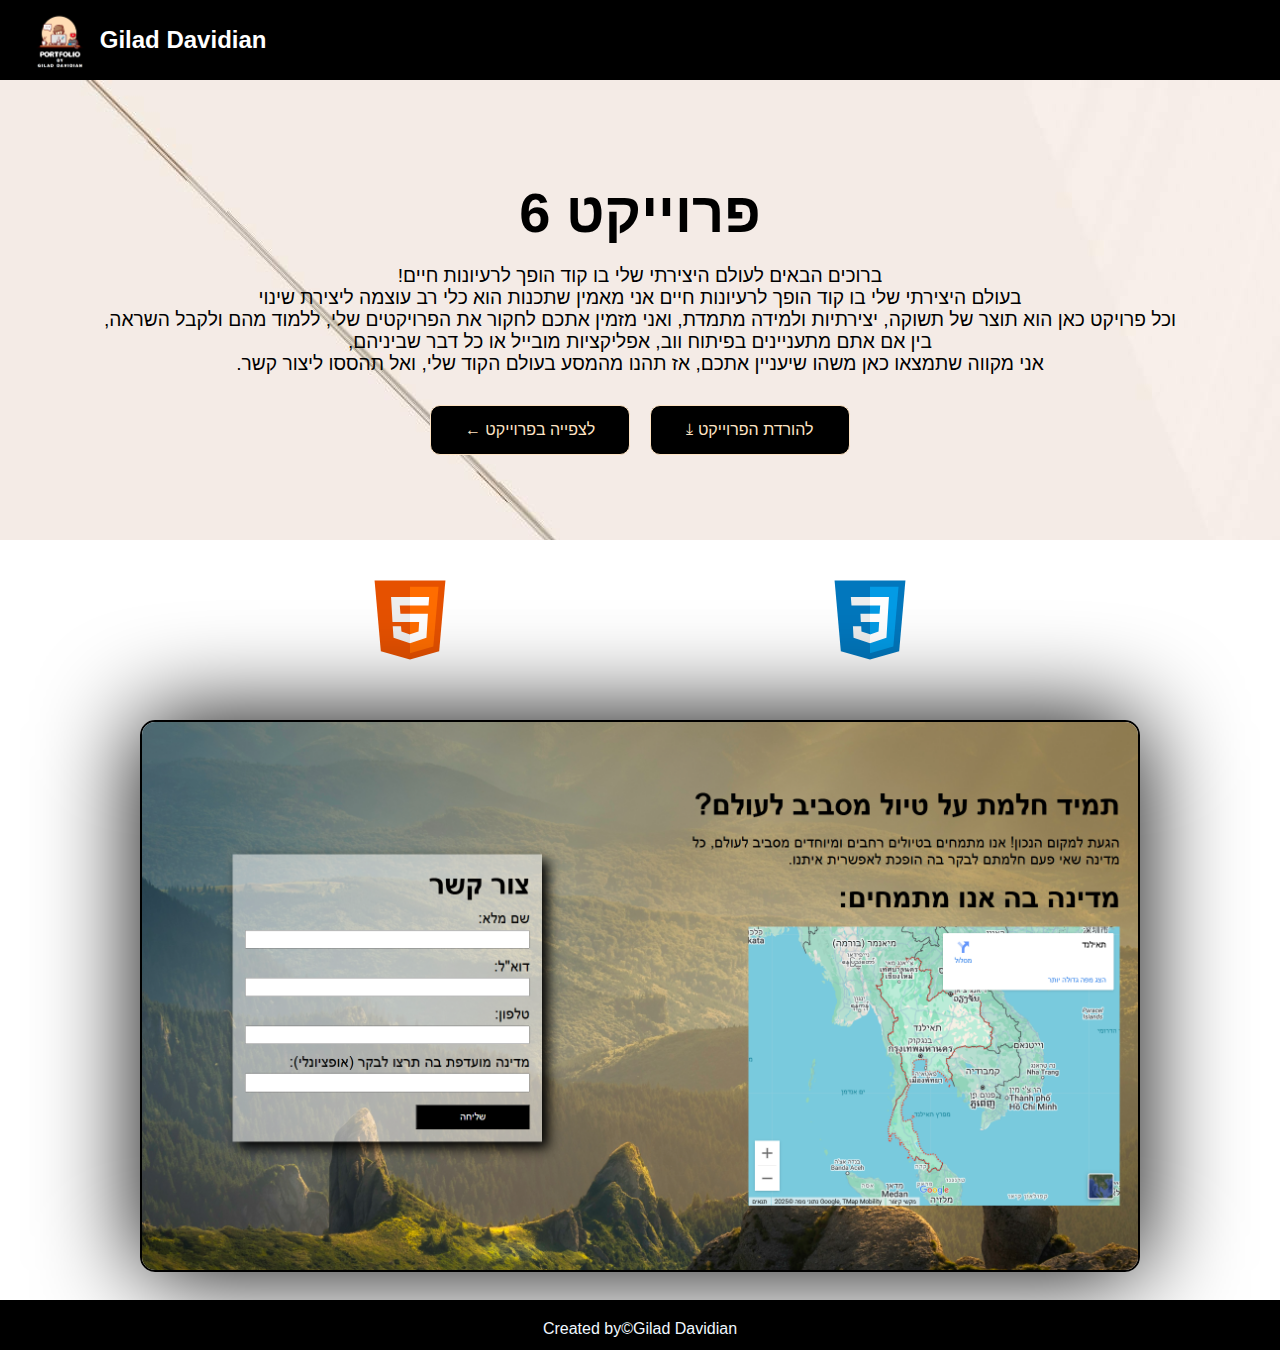
<file: portfolioProject6.html>
<!DOCTYPE html>
<html lang="en">

<head>
    <meta charset="UTF-8">
    <meta name="viewport" content="width=device-width, initial-scale=1.0">
    <title>Portfolio Project6</title>
    <link rel="stylesheet" href="portfolioProject6.css">
</head>

<body>
    <div id="header1">
        <a href="index.html">
            <img src="logo1.png" alt="">
        </a>
        <h1>Gilad Davidian</h1>
    </div>
    <div id="header2">
        <h1>פרוייקט 6</h1>
        <p>ברוכים הבאים לעולם היצירתי שלי בו קוד הופך לרעיונות חיים!<br>
            בעולם היצירתי שלי בו קוד הופך לרעיונות חיים אני מאמין שתכנות הוא כלי רב עוצמה ליצירת שינוי <br> וכל
            פרויקט
            כאן הוא תוצר של
            תשוקה, יצירתיות ולמידה מתמדת, ואני מזמין אתכם לחקור את הפרויקטים שלי, ללמוד מהם ולקבל השראה,<br> בין אם
            אתם
            מתעניינים בפיתוח
            ווב, אפליקציות מובייל או כל דבר שביניהם,<br> אני מקווה שתמצאו כאן משהו שיעניין אתכם, אז תהנו מהמסע בעולם
            הקוד שלי, ואל תהססו
            ליצור קשר.</p>
        <div id="containerA">
            <div class="A1"><a href="project6.html">לצפייה בפרוייקט &larr;</a></div>
            <div class="A2"><a href="">להורדת הפרוייקט &#10515;</a></div>
        </div>
    </div>
    <div id="programmingLanguages">
        <svg xmlns="http://www.w3.org/2000/svg" x="0px" y="0px" width="100" height="100" viewBox="0 0 48 48">
            <path fill="#E65100" d="M41,5H7l3,34l14,4l14-4L41,5L41,5z"></path>
            <path fill="#FF6D00" d="M24 8L24 39.9 35.2 36.7 37.7 8z"></path>
            <path fill="#FFF" d="M24,25v-4h8.6l-0.7,11.5L24,35.1v-4.2l4.1-1.4l0.3-4.5H24z M32.9,17l0.3-4H24v4H32.9z">
            </path>
            <path fill="#EEE"
                d="M24,30.9v4.2l-7.9-2.6L15.7,27h4l0.2,2.5L24,30.9z M19.1,17H24v-4h-9.1l0.7,12H24v-4h-4.6L19.1,17z">
            </path>
        </svg>
        <svg xmlns="http://www.w3.org/2000/svg" x="0px" y="0px" width="100" height="100" viewBox="0 0 48 48">
            <path fill="#0277BD" d="M41,5H7l3,34l14,4l14-4L41,5L41,5z"></path>
            <path fill="#039BE5" d="M24 8L24 39.9 35.2 36.7 37.7 8z"></path>
            <path fill="#FFF"
                d="M33.1 13L24 13 24 17 28.9 17 28.6 21 24 21 24 25 28.4 25 28.1 29.5 24 30.9 24 35.1 31.9 32.5 32.6 21 32.6 21z">
            </path>
            <path fill="#EEE"
                d="M24,13v4h-8.9l-0.3-4H24z M19.4,21l0.2,4H24v-4H19.4z M19.8,27h-4l0.3,5.5l7.9,2.6v-4.2l-4.1-1.4L19.8,27z">
            </path>
        </svg>
    </div>
    <div id="containerImg">
        <div class="boxImg">
            <img src="Project6.png" alt="">
        </div>
    </div>
    <div class="createdBy">Created by&#169;Gilad Davidian</div>
</body>

</html>
</file>
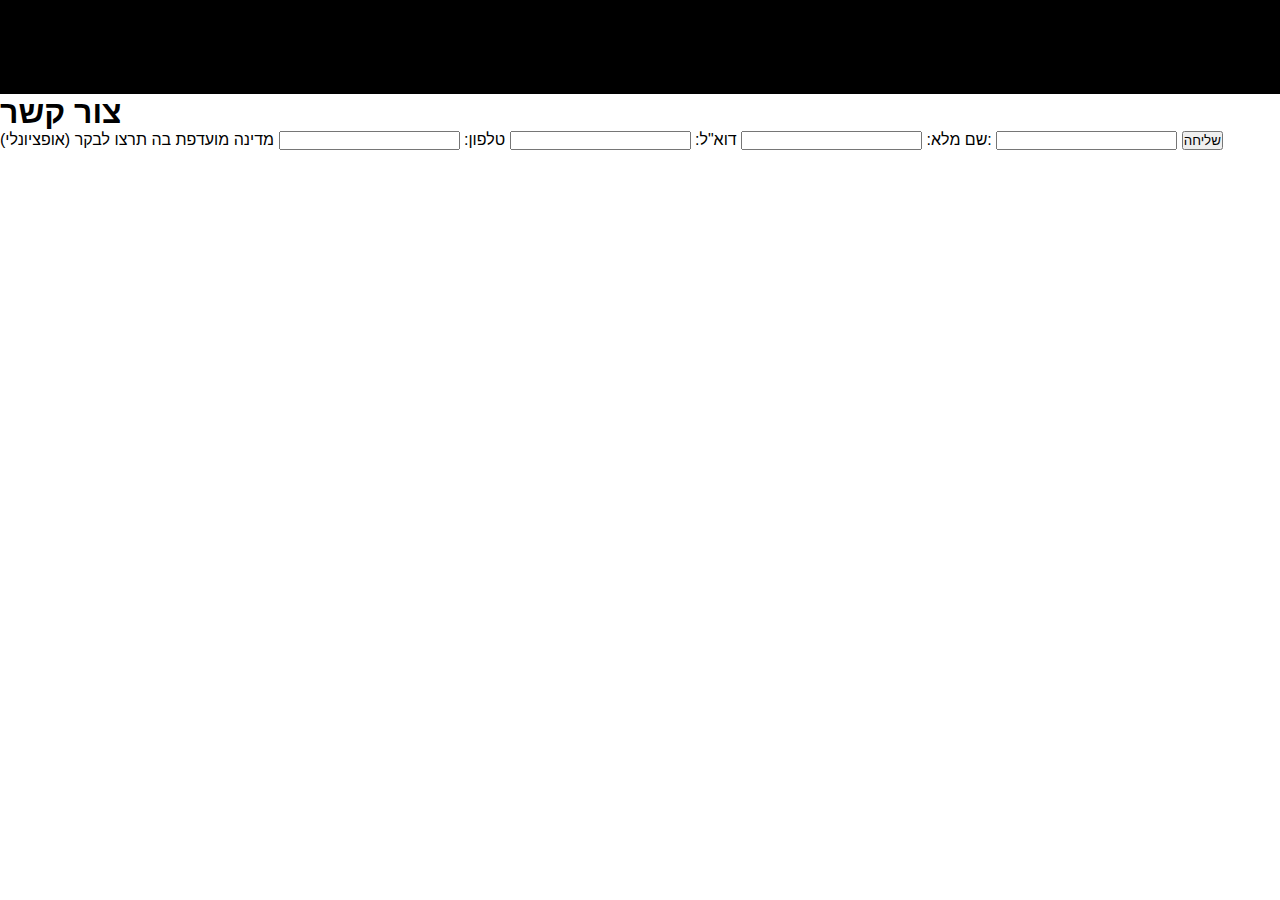
<file: pr.html>
<!DOCTYPE html>
<html lang="en">

<head>
    <meta charset="UTF-8">
    <meta name="viewport" content="width=device-width, initial-scale=1.0">
    <title>Project5</title>
    <link rel="stylesheet" href="pr.css">
</head>

<body>
    <div class="fullContainer">
        <div class="container">
            <h1>תמיד חלמת על טיול מסביב לעולם?</h1>
            <p>הגעת למקום הנכון! אנו מתמחים בטיולים רחבים ומיוחדים מסביב לעולם, כל מדינה שאי פעם חלמתם לבקר בה הופכת
                לאפשרית איתנו.</p>
            <p></p>
        </div>
        <div class="container2">
            <div class="boxes2">
                <h1>צור קשר</h1>
                <form action="">
                    <label for="">שם מלא:</label>
                    <input type="text">
                    <label for="">דוא"ל:</label>
                    <input type="text">
                    <label for="">טלפון:</label>
                    <input type="text">
                    <label for="">מדינה מועדפת בה תרצו לבקר (אופציונלי):</label>
                    <input type="text">
                    <input type="button" value="שליחה" class="buttonInput">
                </form>
            </div>
        </div>
    </div>
</body>

</html>
</file>
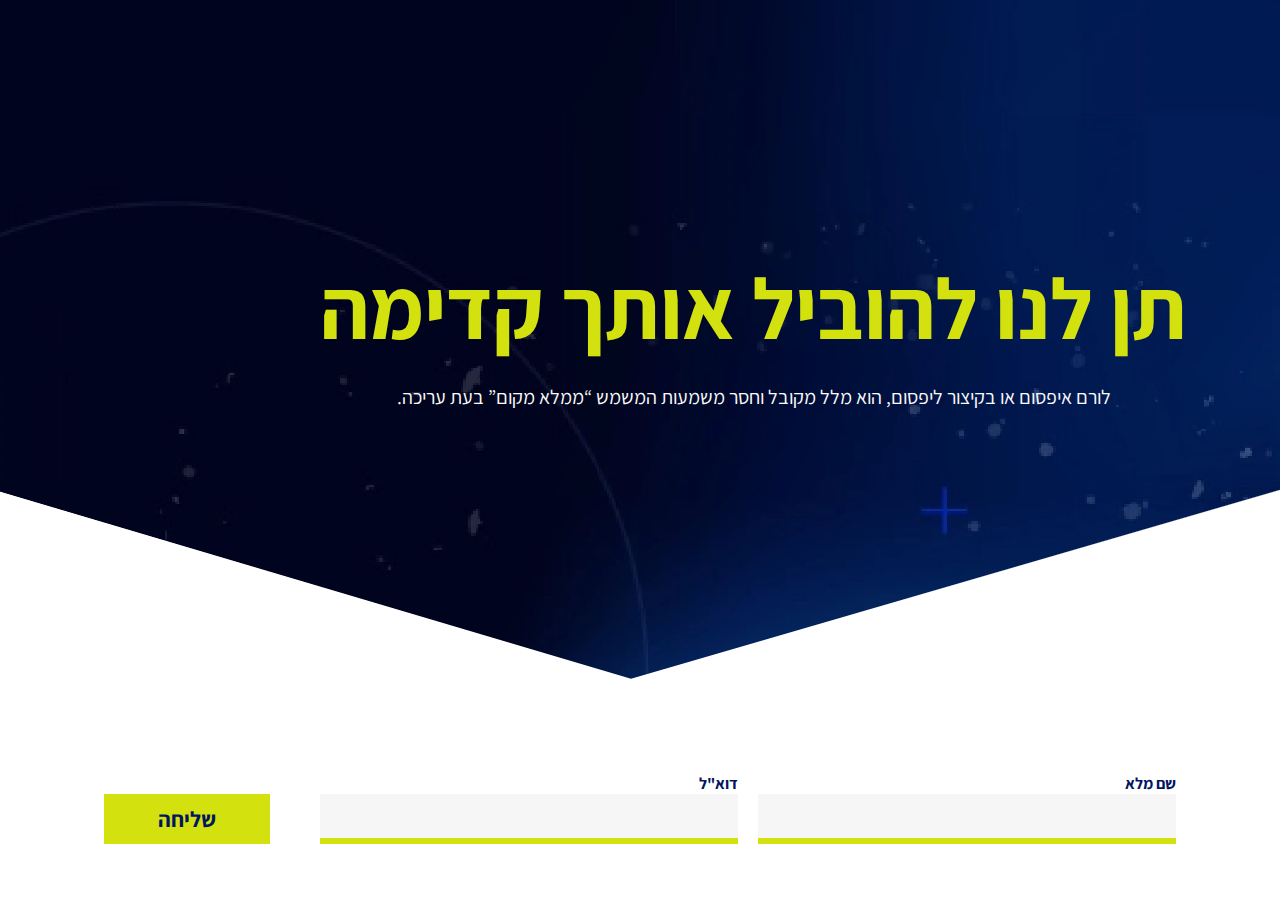
<file: project1.html>
<!DOCTYPE html>
<html lang="en">

<head>
    <meta charset="UTF-8">
    <meta name="viewport" content="width=device-width, initial-scale=1.0">
    <title>Project1</title>
    <link rel="stylesheet" href="project1.css">
    <link rel="preconnect" href="https://fonts.googleapis.com">
    <link rel="preconnect" href="https://fonts.gstatic.com" crossorigin>
    <link href="https://fonts.googleapis.com/css2?family=Assistant:wght@200..800&display=swap" rel="stylesheet">

</head>

<body>
    <div class="heroContainer">
        <div class="hero">
        </div>
        <div class="text">
            <h1>תן לנו להוביל אותך קדימה</h1>
            <p>לורם איפסום או בקיצור ליפסום, הוא מלל מקובל וחסר משמעות המשמש “ממלא מקום” בעת עריכה.</p>
        </div>
    </div>
    <div class="container">
        <form>
            <div class="inputName">
                <label for="">שם מלא</label>
                <input type="text">
            </div>
            <div class="inputMail">
                <label for="">דוא"ל</label>
                <input type="text">
            </div>
            <button>שליחה</button>
        </form>
    </div>
</body>

</html>
</file>
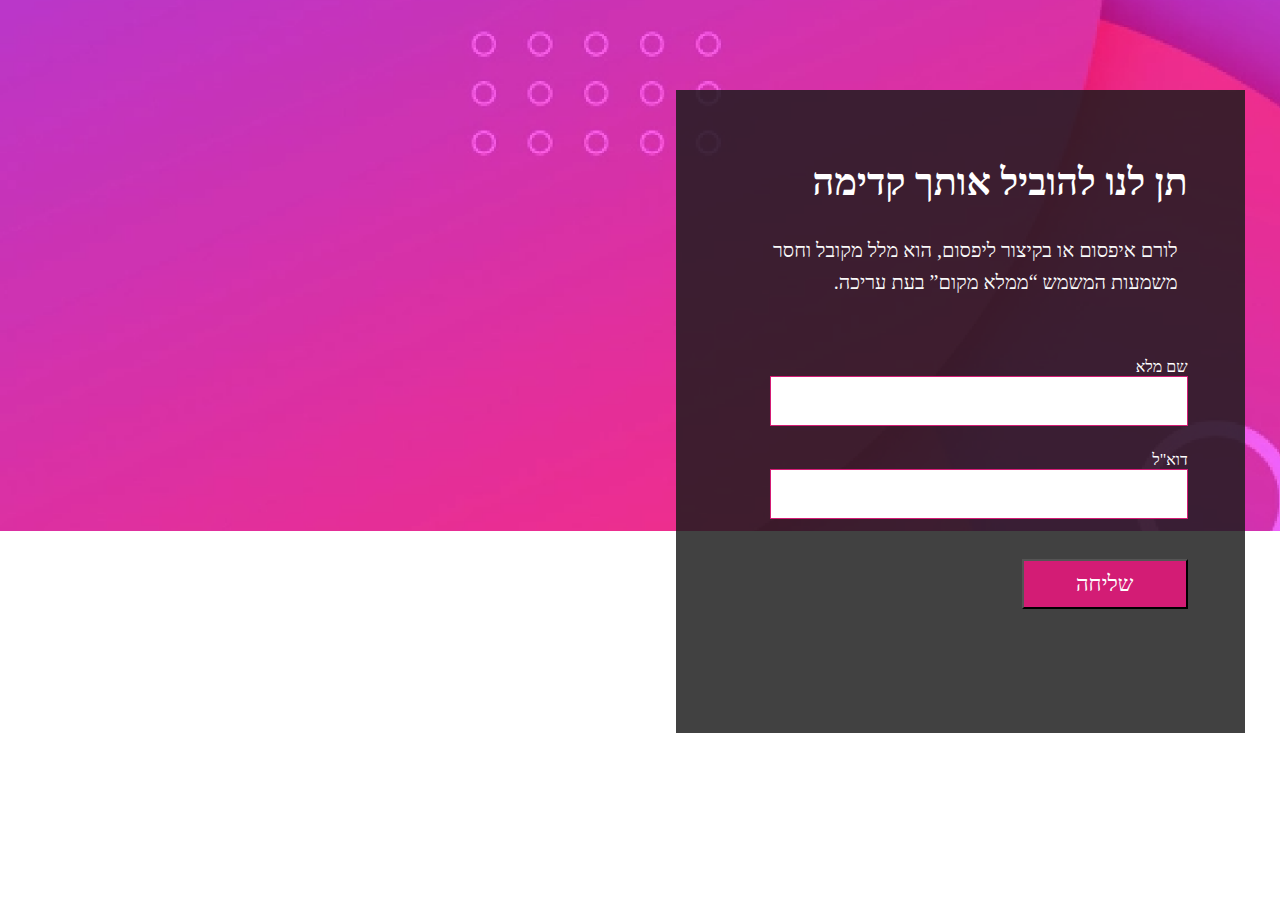
<file: project2.html>
<!DOCTYPE html>
<html lang="en">

<head>
    <meta charset="UTF-8">
    <meta name="viewport" content="width=device-width, initial-scale=1.0">
    <title>Project2</title>
    <link rel="stylesheet" href="project2.css">
    <link rel="preconnect" href="https://fonts.googleapis.com">
    <link rel="preconnect" href="https://fonts.gstatic.com" crossorigin>
    <link href="https://fonts.googleapis.com/css2?family=Assistant:wght@200..800&family=Satisfy&display=swap"
        rel="stylesheet">
</head>

<body>
    <div class="bgImg">
        <div class="container">
            <aside class="box">
                <div class="boxWraper">
                    <h1>תן לנו להוביל אותך קדימה</h1>
                    <p>לורם איפסום או בקיצור ליפסום, הוא מלל מקובל וחסר משמעות המשמש “ממלא מקום” בעת עריכה.</p>
                    <form class="form1">
                        <div class="nameInput">
                            <label for="">שם מלא</label>
                            <input type="text" class="textInput">
                        </div>
                        <div class="mailInput">
                            <label for="">דוא"ל</label>
                            <input type="text" class="textInput">
                        </div>
                        <input type="button" value="שליחה" class="buttonInput">
                    </form>
                </div>
            </aside>
        </div>
    </div>
</body>

</html>
</file>
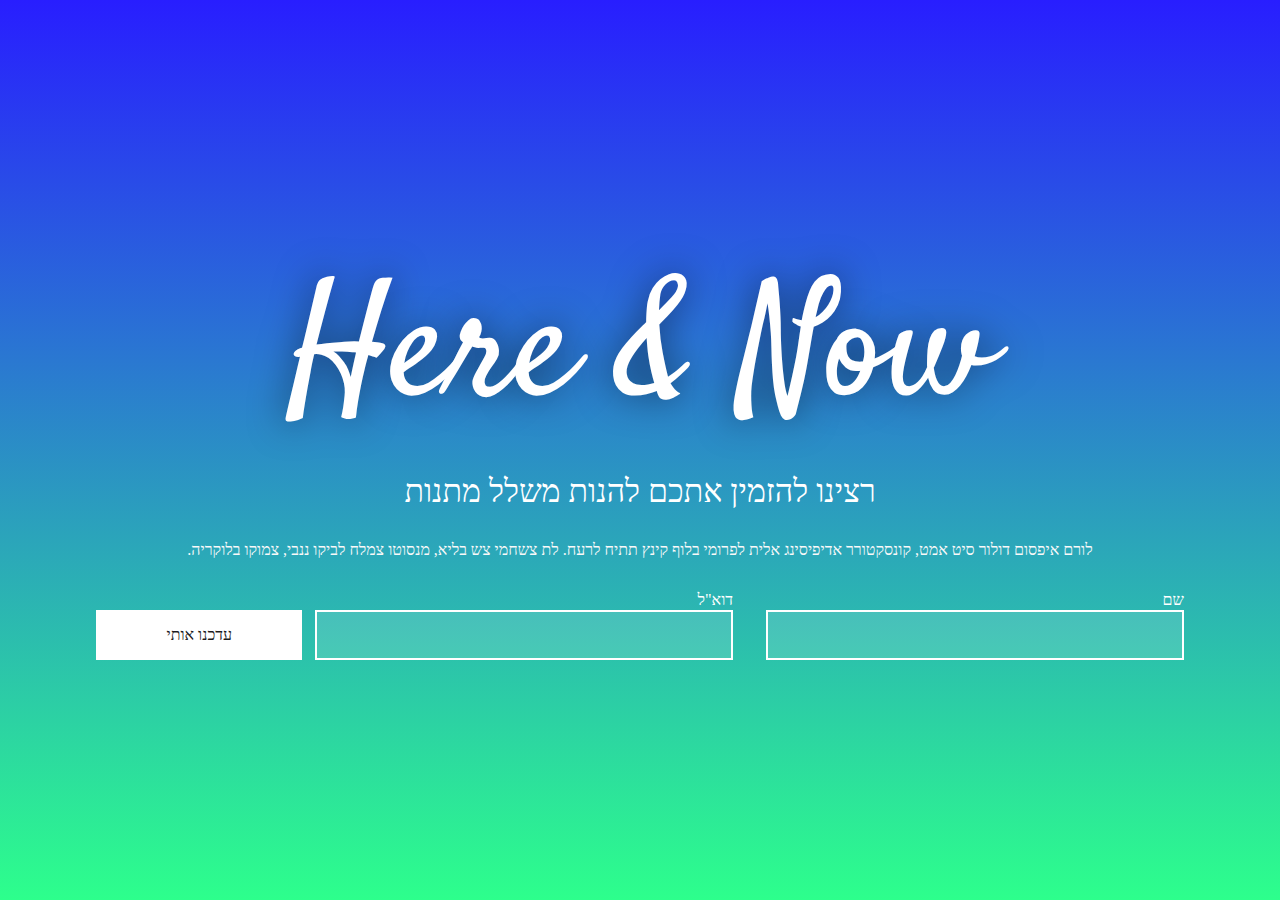
<file: project3.html>
<!DOCTYPE html>
<html lang="en">

<head>
    <meta charset="UTF-8">
    <meta name="viewport" content="width=device-width, initial-scale=1.0">
    <title>Project3</title>
    <link rel="stylesheet" href="project3.css">
    <link rel="preconnect" href="https://fonts.googleapis.com">
    <link rel="preconnect" href="https://fonts.gstatic.com" crossorigin>
    <link href="https://fonts.googleapis.com/css2?family=Assistant:wght@200..800&family=Satisfy&display=swap"
        rel="stylesheet">
</head>

<body>
    <div class="container">
        <div class="box">
            <h1>Here & Now</h1>
            <p class="p1">רצינו להזמין אתכם להנות משלל מתנות</p>
            <p class="p2">לורם איפסום דולור סיט אמט, קונסקטורר אדיפיסינג אלית לפרומי בלוף קינץ תתיח לרעח. לת צשחמי צש
                בליא, מנסוטו
                צמלח לביקו
                ננבי, צמוקו בלוקריה.</p>
            <form action="">
                <div class="nameInput">
                    <label for="">שם</label>
                    <input type="text">
                </div>
                <div class="mail">
                    <label for="">דוא"ל</label>
                    <input type="text">
                </div>
                <input type="button" value="עדכנו אותי" class="inputButton">
            </form>
        </div>
    </div>
</body>

</html>
</file>
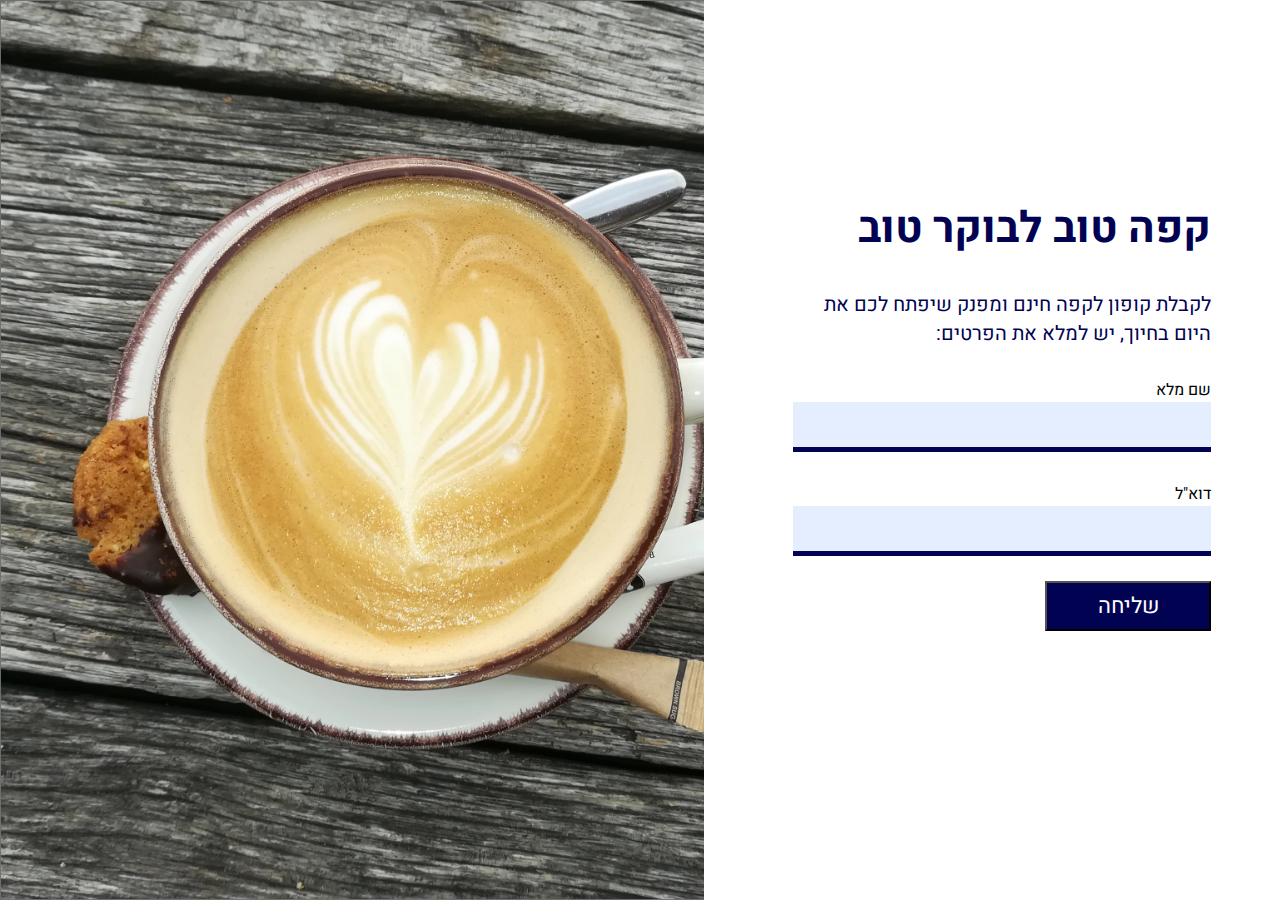
<file: project4.html>
<!DOCTYPE html>
<html lang="en">

<head>
    <meta charset="UTF-8">
    <meta name="viewport" content="width=device-width, initial-scale=1.0">
    <title>Project4</title>
    <link rel="stylesheet" href="project4.css">
    <link rel="preconnect" href="https://fonts.googleapis.com">
    <link rel="preconnect" href="https://fonts.gstatic.com" crossorigin>
    <link
        href="https://fonts.googleapis.com/css2?family=Assistant:wght@200..800&family=Heebo:wght@100..900&family=Satisfy&family=Varela+Round&display=swap"
        rel="stylesheet">

</head>

<body>
    <div class="container">
        <aside class="bgImg"></aside>
        <aside class="containerBox">
            <div class="box">
                <h1>קפה טוב לבוקר טוב</h1>
                <p>לקבלת קופון לקפה חינם ומפנק שיפתח לכם את <br>היום בחיוך, יש למלא את הפרטים:</p>
                <form action="">
                    <label for="">שם מלא</label>
                    <input type="text">
                    <label for="">דוא"ל</label>
                    <input type="text">
                    <button>שליחה</button>
                </form>
            </div>
        </aside>
    </div>
</body>

</html>
</file>
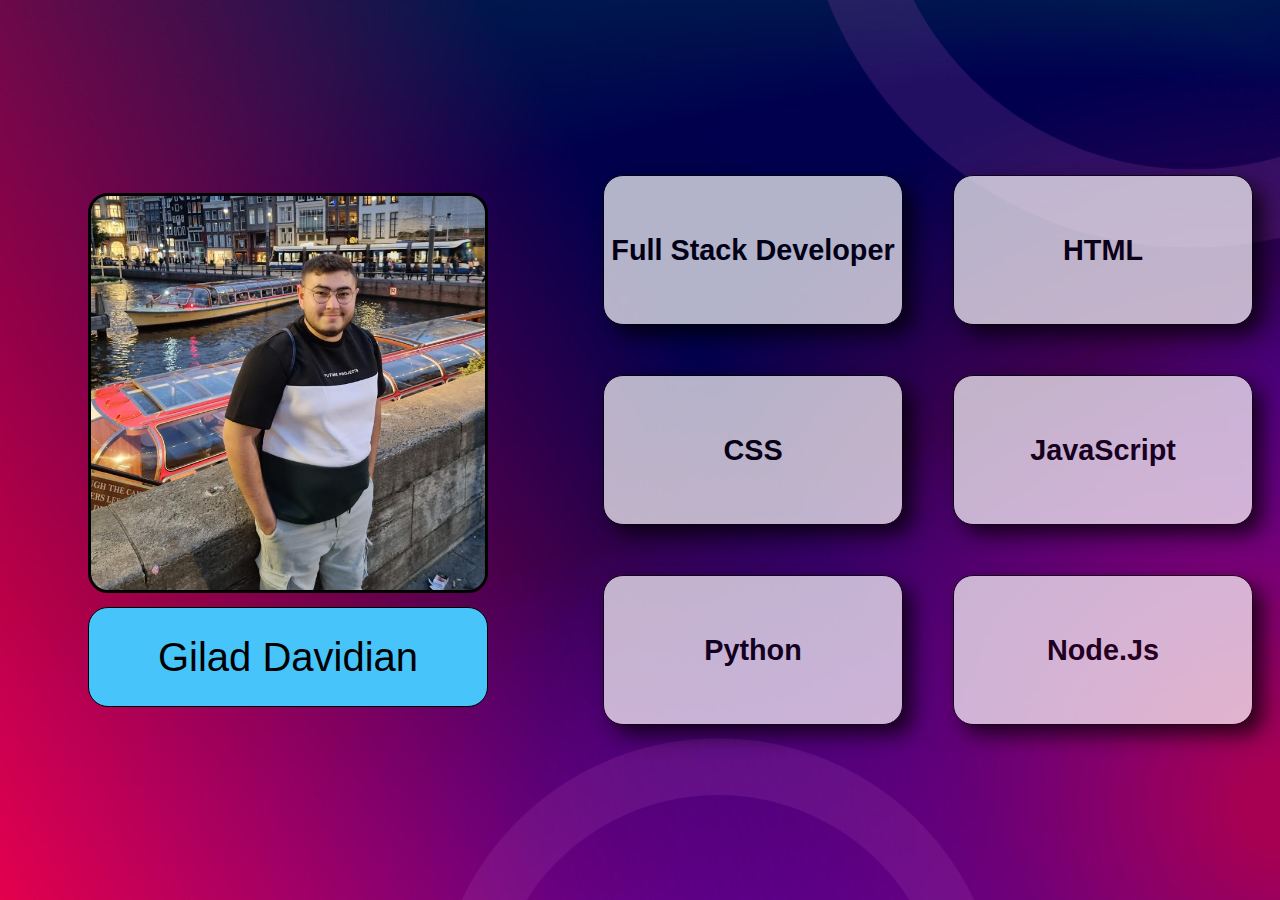
<file: project5.html>
<!DOCTYPE html>
<html lang="en">

<head>
    <meta charset="UTF-8">
    <meta name="viewport" content="width=device-width, initial-scale=1.0">
    <title>Project5</title>
    <link rel="stylesheet" href="project5.css">
</head>

<body>
    <div class="fullContainer">
        <div class="container">
            <div class="boxes">
                <img src="me1.png" alt="">
                <div class="boxName">Gilad Davidian</div>
            </div>
        </div>
        <div class="container2">
            <div class="boxes2">
                <div class="box box1">Full Stack Developer</div>
                <div class="box box2">HTML</div>
                <div class="box box3">CSS</div>
                <div class="box box4">JavaScript</div>
                <div class="box box5">Python</div>
                <div class="box box6">Node.Js</div>
            </div>
        </div>

    </div>
</body>

</html>
</file>
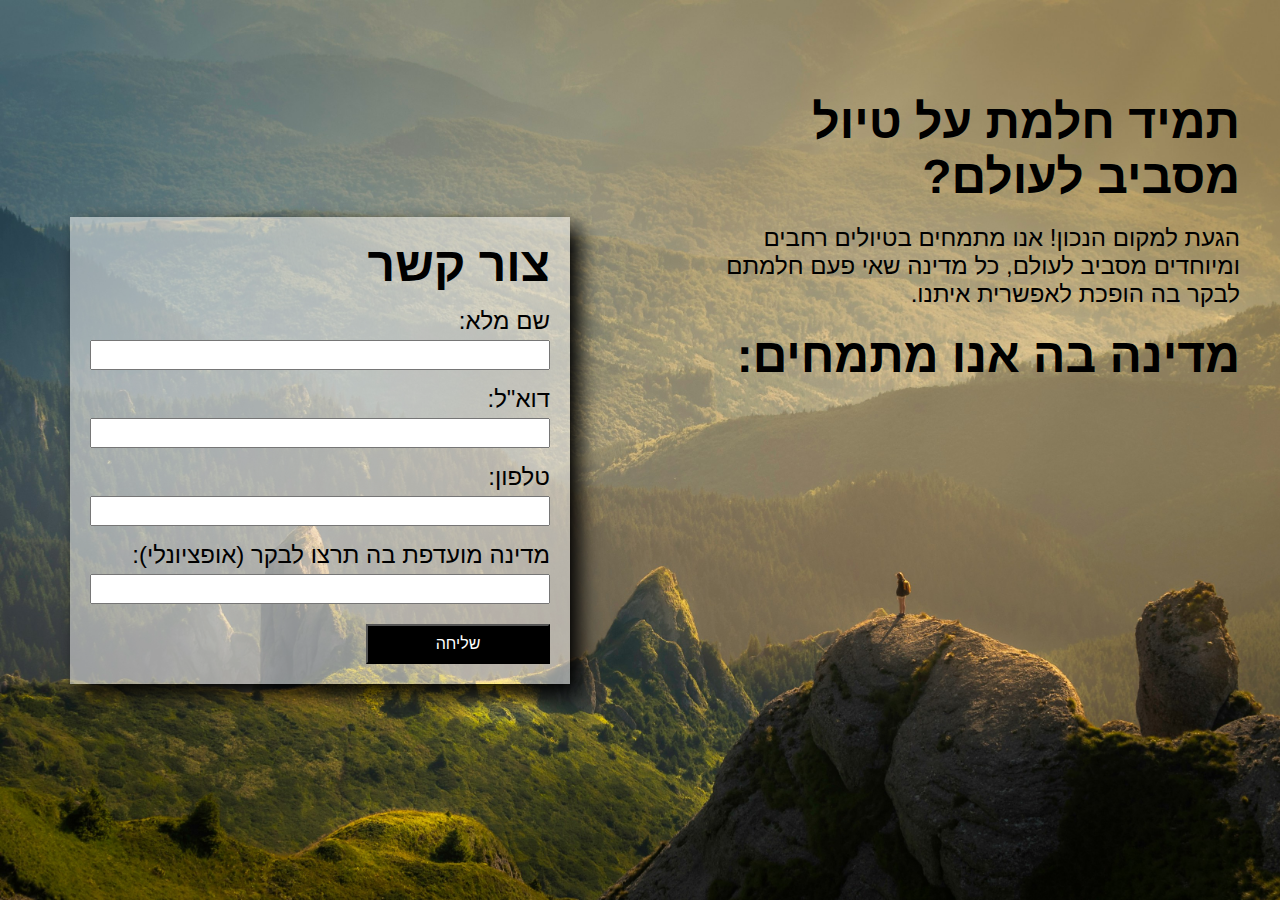
<file: project6.html>
<!DOCTYPE html>
<html lang="en">

<head>
    <meta charset="UTF-8">
    <meta name="viewport" content="width=device-width, initial-scale=1.0">
    <title>Project6</title>
    <link rel="stylesheet" href="project6.css">
</head>

<body>
    <div class="container">
        <div class="containerDescription">
            <aside class="description">
                <h1>תמיד חלמת על טיול מסביב לעולם?</h1>
                <p>הגעת למקום הנכון! אנו מתמחים בטיולים רחבים ומיוחדים מסביב לעולם, כל מדינה שאי פעם חלמתם לבקר בה
                    הופכת
                    לאפשרית איתנו.</p>
                </p>
                <h1>מדינה בה אנו מתמחים:</h1>
                <iframe
                    src="https://www.google.com/maps/embed?pb=!1m18!1m12!1m3!1d7960469.022998586!2d101.490104!3d13.038996899999999!2m3!1f0!2f0!3f0!3m2!1i1024!2i768!4f13.1!3m3!1m2!1s0x304d8df747424db1%3A0x9ed72c880757e802!2z16rXkNeZ15zXoNeT!5e0!3m2!1siw!2sil!4v1745437317758!5m2!1siw!2sil"
                    style="border:0;" allowfullscreen="" loading="lazy"
                    referrerpolicy="no-referrer-when-downgrade"></iframe>
            </aside>
        </div>
        <div class="containerBoxForm">
            <aside class="boxForm">
                <h1>צור קשר</h1>
                <form action="">
                    <label for="">שם מלא:</label>
                    <input type="text">
                    <label for="">דוא"ל:</label>
                    <input type="text">
                    <label for="">טלפון:</label>
                    <input type="text">
                    <label for="">מדינה מועדפת בה תרצו לבקר (אופציונלי):</label>
                    <input type="text">
                    <input type="button" value="שליחה" class="buttonInput">
                </form>
            </aside>
        </div>
    </div>
</body>

</html>
</file>
<file: style.css>
* {
    margin: 0;
    padding: 0;
    box-sizing: border-box;
}

body {
    font-family: arial;
}

.container {
    background-color: black;
    position: sticky;
    top: 0;
}

nav {
    padding: 20px 0;
}

nav ul {
    list-style-type: none;
    display: flex;
    flex-direction: row-reverse;
    justify-content: center;
    gap: 20px;
}

nav ul li a {
    font-size: 1.7rem;
    color: bisque;
    text-decoration: none;
}

nav ul li:hover a {
    color: aliceblue;
}

#header2 {
    height: 460px;
    background-image: url(beige3.jpg);
    text-align: center;
    padding-top: 100px;
}

#header2 h1 {
    font-size: 3.5rem;
    direction: rtl;
}

#header2 p {
    margin-top: 20px;
    direction: rtl;
    font-size: 1.2rem;
}

#mySelf {
    text-align: center;
    margin-top: 30px;
}

#mySelf img {
    width: 150px;
    height: 150px;
    border-radius: 50%;
    box-shadow: 10px 10px 20px #000;
}

#mySelf h1 {
    direction: rtl;
    margin-top: 10px;
}

#mySelf p {
    direction: rtl;
    font-family: arial;
    margin-top: 20px;
    font-size: 1.2rem;
}

.buttonMySelf {
    background-color: black;
    color: bisque;
    font-size: 1.5rem;
    padding: 7px;
    border-radius: 5px;
    margin-top: 10px;
    border: 1px solid bisque;
    cursor: pointer;
}

.buttonMySelf:hover {
    color: black;
    background-color: bisque;
    border: 1px solid #000;
}

.divChatBot {
    margin-top: 13px;
    direction: rtl;
}

.chatBot {
    background-color: black;
    color: bisque;
    font-size: 1.5rem;
    padding: 7px;
    border-radius: 5px;
    border: 1px solid bisque;
    text-decoration: none;
}

.chatBot:hover {
    color: black;
    background-color: bisque;
    border: 1px solid #000;
}



#projects {
    height: 1500px;
    background-image: url(beige3.jpg);
    margin-top: 100px;
    display: grid;
    align-items: center;
    grid-template-columns: repeat(3, 1fr);
    grid-template-rows: repeat(2, 1fr);
}

.boxProject {
    width: 400px;
    height: 600px;
    margin: 0 auto;
    background-color: white;
    box-shadow: 10px 10px 20px #000;
}

.boxProject img {
    width: 400px;
    height: 400px;
}

.boxProject h1 {
    text-align: center;
    padding: 15px;
}

.boxProject a {
    direction: rtl;
    background-color: black;
    color: bisque;
    font-size: 1.5rem;
    padding: 7px;
    border-radius: 5px;
    text-align: center;
    margin-top: 10px;
    border: 1px solid bisque;
    cursor: pointer;
    text-decoration: none;
}

.divA {
    display: flex;
    justify-content: center;
    align-items: center;
}

.boxProject a:hover {
    color: black;
    background-color: bisque;
    border: 1px solid #000;
}

#contact {
    height: 200px;
    background-color: black;
    display: flex;
    justify-content: space-around;
    align-items: center;
}

#contact a {
    font-size: 100px;
    text-decoration: none;
}

#contact a svg {
    fill: white;
    width: 4rem;
    height: 4rem;
    cursor: pointer;
}

.createdBy {
    height: 50px;
    background-color: black;
    color: aliceblue;
    text-align: center;
    padding: 20px;
}

@media(max-width:576px) {
    #header2 p {
        font-size: 1.1rem;
    }

    #projects {
        height: 800px;
    }

    .boxProject {
        width: 150px;
        height: 300px;
        margin: 0 auto;
        background-color: white;
        box-shadow: 10px 10px 20px black;
    }

    .boxProject img {
        width: 150px;
        height: 150px;
    }

    .boxProject button {
        text-align: center;
        font-size: 1rem;
    }
}
</file>
<file: portfolioProject1.css>
* {
    margin: 0;
    padding: 0;
    box-sizing: border-box;
}

body {
    font-family: arial;
}

#header1 {
    height: 80px;
    background-color: black;
    display: flex;
}

#header1 h1 {
    color: white;
    display: flex;
    align-items: center;
    font-size: 1.5rem;
}

#header1 img {
    height: 80px;
    margin-left: 20px;
}

#header2 {
    height: 460px;
    background-image: url(beige3.jpg);
    text-align: center;
    padding-top: 100px;
}

#header2 h1 {
    font-size: 3.5rem;
    direction: rtl;
}

#header2 p {
    margin-top: 20px;
    direction: rtl;
    font-size: 1.2rem;
}

#containerA {
    display: flex;
    justify-content: center;
    padding: 30px;
}

#containerA a {
    width: 200px;
    height: 50px;
    display: flex;
    justify-content: center;
    align-items: center;
    background-color: black;
    color: bisque;
    text-decoration: none;
    border-radius: 10px;
    direction: rtl;
    transition: color 0.3s ease;
}

#containerA a:hover {
    background-color: bisque;
    color: black;
    border: 1px solid #000;
}

.A2 {
    margin-left: 20px;
}

#programmingLanguages {
    display: flex;
    justify-content: space-evenly;
    margin-top: 30px;
}

#containerImg {
    display: flex;
    justify-content: center;
    margin-top: 50px;
    margin-bottom: 80px;
}

.boxImg {
    width: 1000px;
    height: 500px;
}

.boxImg img {
    width: 100%;
    height: auto;
    border: 2px solid #000;
    box-shadow: 0 0 100px rgba(0, 0, 0, 1);
    border-radius: 15px;
}

.createdBy {
    height: 50px;
    background-color: black;
    color: aliceblue;
    text-align: center;
    padding: 20px;
}

@media(max-width: 576px) {
    #header2 {
        padding-top: 50px;
    }

    #header2 p {
        padding-inline: 10px;
    }

    #containerImg {
        margin-bottom: unset;
    }

    .boxImg {
        width: 450px;
        height: 600px;
    }
}
</file>
<file: portfolioProject2.css>
* {
    margin: 0;
    padding: 0;
    box-sizing: border-box;
}

body {
    font-family: arial;
}

#header1 {
    height: 80px;
    background-color: black;
    display: flex;
}

#header1 h1 {
    color: white;
    display: flex;
    align-items: center;
    font-size: 1.5rem;
}

#header1 img {
    height: 80px;
    margin-left: 20px;
}

#header2 {
    height: 460px;
    background-image: url(beige3.jpg);
    text-align: center;
    padding-top: 100px;
}

#header2 h1 {
    font-size: 3.5rem;
    direction: rtl;
}

#header2 p {
    margin-top: 20px;
    direction: rtl;
    font-size: 1.2rem;
}

#containerA {
    display: flex;
    justify-content: center;
    padding: 30px;
}

#containerA a {
    width: 200px;
    height: 50px;
    display: flex;
    justify-content: center;
    align-items: center;
    background-color: black;
    color: bisque;
    text-decoration: none;
    border: 1px solid bisque;
    border-radius: 10px;
    direction: rtl;
}

#containerA a:hover {
    background-color: bisque;
    color: black;
    border: 1px solid #000;
}

.A2 {
    margin-left: 20px;
}

#programmingLanguages {
    display: flex;
    justify-content: space-evenly;
    margin-top: 30px;
}

#containerImg {
    display: flex;
    justify-content: center;
    margin-top: 50px;
    margin-bottom: 80px;
}

.boxImg {
    width: 1000px;
    height: 500px;
}

.boxImg img {
    width: 100%;
    height: auto;
    border: 2px solid #000;
    box-shadow: 0 0 100px rgba(0, 0, 0, 1);
    border-radius: 15px;
}

.createdBy {
    height: 50px;
    background-color: black;
    color: aliceblue;
    text-align: center;
    padding: 20px;
}

@media(max-width: 576px) {
    #header2 {
        padding-top: 50px;
    }

    #header2 p {
        padding-inline: 10px;
    }

    #containerImg {
        margin-bottom: unset;
    }

    .boxImg {
        width: 450px;
        height: 600px;
    }
}
</file>
<file: portfolioProject3.css>
* {
    margin: 0;
    padding: 0;
    box-sizing: border-box;
}

body {
    font-family: arial;
}

#header1 {
    height: 80px;
    background-color: black;
    display: flex;
}

#header1 h1 {
    color: white;
    display: flex;
    align-items: center;
    font-size: 1.5rem;
}

#header1 img {
    height: 80px;
    margin-left: 20px;
}

#header2 {
    height: 460px;
    background-image: url(beige3.jpg);
    text-align: center;
    padding-top: 100px;
}

#header2 h1 {
    font-size: 3.5rem;
    direction: rtl;
}

#header2 p {
    margin-top: 20px;
    direction: rtl;
    font-size: 1.2rem;
}

#containerA {
    display: flex;
    justify-content: center;
    padding: 30px;
}

#containerA a {
    width: 200px;
    height: 50px;
    display: flex;
    justify-content: center;
    align-items: center;
    background-color: black;
    color: bisque;
    text-decoration: none;
    border: 1px solid bisque;
    border-radius: 10px;
    direction: rtl;
}

#containerA a:hover {
    background-color: bisque;
    color: black;
    border: 1px solid #000;
}

.A2 {
    margin-left: 20px;
}

#programmingLanguages {
    display: flex;
    justify-content: space-evenly;
    margin-top: 30px;
}

#containerImg {
    display: flex;
    justify-content: center;
    margin-top: 50px;
    margin-bottom: 80px;
}

.boxImg {
    width: 1000px;
    height: 500px;
}

.boxImg img {
    width: 100%;
    height: auto;
    border: 2px solid #000;
    box-shadow: 0 0 100px rgba(0, 0, 0, 1);
    border-radius: 15px;
}

.createdBy {
    height: 50px;
    background-color: black;
    color: aliceblue;
    text-align: center;
    padding: 20px;
}

@media(max-width: 576px) {
    #header2 {
        padding-top: 50px;
    }

    #header2 p {
        padding-inline: 10px;
    }

    #containerImg {
        margin-bottom: unset;
    }

    .boxImg {
        width: 450px;
        height: 600px;
    }
}
</file>
<file: portfolioProject4.css>
* {
    margin: 0;
    padding: 0;
    box-sizing: border-box;
}

body {
    font-family: arial;
}

#header1 {
    height: 80px;
    background-color: black;
    display: flex;
}

#header1 h1 {
    color: white;
    display: flex;
    align-items: center;
    font-size: 1.5rem;
}

#header1 img {
    height: 80px;
    margin-left: 20px;
}

#header2 {
    height: 460px;
    background-image: url(beige3.jpg);
    text-align: center;
    padding-top: 100px;
}

#header2 h1 {
    font-size: 3.5rem;
    direction: rtl;
}

#header2 p {
    margin-top: 20px;
    direction: rtl;
    font-size: 1.2rem;
}

#containerA {
    display: flex;
    justify-content: center;
    padding: 30px;
}

#containerA a {
    width: 200px;
    height: 50px;
    display: flex;
    justify-content: center;
    align-items: center;
    background-color: black;
    color: bisque;
    text-decoration: none;
    border: 1px solid bisque;
    border-radius: 10px;
    direction: rtl;
}

#containerA a:hover {
    background-color: bisque;
    color: black;
    border: 1px solid #000;
}

.A2 {
    margin-left: 20px;
}

#programmingLanguages {
    display: flex;
    justify-content: space-evenly;
    margin-top: 30px;
}

#containerImg {
    display: flex;
    justify-content: center;
    margin-top: 50px;
    margin-bottom: 80px;
}

.boxImg {
    width: 1000px;
    height: 500px;
}

.boxImg img {
    width: 100%;
    height: auto;
    border: 2px solid #000;
    box-shadow: 0 0 100px rgba(0, 0, 0, 1);
    border-radius: 15px;
}

.createdBy {
    height: 50px;
    background-color: black;
    color: aliceblue;
    text-align: center;
    padding: 20px;
}

@media(max-width: 576px) {
    #header2 {
        padding-top: 50px;
    }

    #header2 p {
        padding-inline: 10px;
    }

    #containerImg {
        margin-bottom: unset;
    }

    .boxImg {
        width: 450px;
        height: 600px;
    }
}
</file>
<file: portfolioProject5.css>
* {
    margin: 0;
    padding: 0;
    box-sizing: border-box;
}

body {
    font-family: arial;
}

#header1 {
    height: 80px;
    background-color: black;
    display: flex;
}

#header1 h1 {
    color: white;
    display: flex;
    align-items: center;
    font-size: 1.5rem;
}

#header1 img {
    height: 80px;
    margin-left: 20px;
}

#header2 {
    height: 460px;
    background-image: url(beige3.jpg);
    text-align: center;
    padding-top: 100px;
}

#header2 h1 {
    font-size: 3.5rem;
    direction: rtl;
}

#header2 p {
    margin-top: 20px;
    direction: rtl;
    font-size: 1.2rem;
}

#containerA {
    display: flex;
    justify-content: center;
    padding: 30px;
}

#containerA a {
    width: 200px;
    height: 50px;
    display: flex;
    justify-content: center;
    align-items: center;
    background-color: black;
    color: bisque;
    text-decoration: none;
    border: 1px solid bisque;
    border-radius: 10px;
    direction: rtl;
}

#containerA a:hover {
    background-color: bisque;
    color: black;
    border: 1px solid #000;
}

.A2 {
    margin-left: 20px;
}

#programmingLanguages {
    display: flex;
    justify-content: space-evenly;
    margin-top: 30px;
}

#containerImg {
    display: flex;
    justify-content: center;
    margin-top: 50px;
    margin-bottom: 80px;
}

.boxImg {
    width: 1000px;
    height: 500px;
}

.boxImg img {
    width: 100%;
    height: auto;
    border: 2px solid #000;
    box-shadow: 0 0 100px rgba(0, 0, 0, 1);
    border-radius: 15px;
}

.createdBy {
    height: 50px;
    background-color: black;
    color: aliceblue;
    text-align: center;
    padding: 20px;
}

@media(max-width: 576px) {
    #header2 {
        padding-top: 50px;
    }

    #header2 p {
        padding-inline: 10px;
    }

    #containerImg {
        margin-bottom: unset;
    }

    .boxImg {
        width: 450px;
        height: 600px;
    }
}
</file>
<file: portfolioProject6.css>
* {
    margin: 0;
    padding: 0;
    box-sizing: border-box;
}

body {
    font-family: arial;
}

#header1 {
    height: 80px;
    background-color: black;
    display: flex;
}

#header1 h1 {
    color: white;
    display: flex;
    align-items: center;
    font-size: 1.5rem;
}

#header1 img {
    height: 80px;
    margin-left: 20px;
}

#header2 {
    height: 460px;
    background-image: url(beige3.jpg);
    text-align: center;
    padding-top: 100px;
}

#header2 h1 {
    font-size: 3.5rem;
    direction: rtl;
}

#header2 p {
    margin-top: 20px;
    direction: rtl;
    font-size: 1.2rem;
}

#containerA {
    display: flex;
    justify-content: center;
    padding: 30px;
}

#containerA a {
    width: 200px;
    height: 50px;
    display: flex;
    justify-content: center;
    align-items: center;
    background-color: black;
    color: bisque;
    text-decoration: none;
    border: 1px solid bisque;
    border-radius: 10px;
    direction: rtl;
}

#containerA a:hover {
    background-color: bisque;
    color: black;
    border: 1px solid #000;
}

.A2 {
    margin-left: 20px;
}

#programmingLanguages {
    display: flex;
    justify-content: space-evenly;
    margin-top: 30px;
}

#containerImg {
    display: flex;
    justify-content: center;
    margin-top: 50px;
    margin-bottom: 80px;
}

.boxImg {
    width: 1000px;
    height: 500px;
}

.boxImg img {
    width: 100%;
    height: auto;
    border: 2px solid #000;
    box-shadow: 0 0 100px rgba(0, 0, 0, 1);
    border-radius: 15px;
}

.createdBy {
    height: 50px;
    background-color: black;
    color: aliceblue;
    text-align: center;
    padding: 20px;
}

@media(max-width: 576px) {
    #header2 {
        padding-top: 50px;
    }

    #header2 p {
        padding-inline: 10px;
    }

    #containerImg {
        margin-bottom: unset;
    }

    .boxImg {
        width: 450px;
        height: 600px;
    }
}
</file>
<file: pr.css>
* {
    margin: 0;
    padding: 0;
    box-sizing: border-box;
}

body {
    font-family: arial;
}

.container {
    background-color: black;
    position: sticky;
    top: 0;
    display: flex;
    justify-content: space-between;
    /* Added to position logo/name and hamburger */
    align-items: center;
    padding: 10px 20px;
    /* Added some padding */
}

/* Style for desktop navigation */
.desktop-nav {
    display: none;
    /* Hide on small screens */
}

.desktop-nav ul {
    list-style-type: none;
    display: flex;
    flex-direction: row-reverse;
    justify-content: center;
    gap: 20px;
    margin: 0;
    /* Reset default ul margin */
}

.desktop-nav ul li a {
    font-size: 1.7rem;
    color: bisque;
    text-decoration: none;
}

.desktop-nav ul li:hover a {
    color: aliceblue;
}

/* Hamburger Menu Styles */
.hamburger-menu {
    display: flex;
    align-items: center;
}

.menu-toggle {
    display: none;
    /* Hide the checkbox */
}

.hamburger-button {
    display: flex;
    flex-direction: column;
    justify-content: space-between;
    width: 30px;
    height: 21px;
    background: transparent;
    border: none;
    cursor: pointer;
    padding: 0;
    z-index: 20;
    /* Ensure it's above the menu */
    margin-left: 20px;
    /* Space from potential logo/name */
}

.bar {
    width: 100%;
    height: 3px;
    background-color: bisque;
    transition: 0.3s;
}

.mobile-nav {
    position: fixed;
    top: 60px;
    /* Adjust based on header height */
    right: 0;
    background-color: black;
    width: 100%;
    max-height: 0;
    overflow: hidden;
    transition: max-height 0.3s ease-out;
    z-index: 15;
    /* Below the hamburger button */
}

.mobile-nav ul {
    list-style: none;
    padding: 20px;
    margin: 0;
    text-align: center;
}

.mobile-nav ul li {
    padding: 15px 0;
    border-bottom: 1px solid #333;
}

.mobile-nav ul li:last-child {
    border-bottom: none;
}

.mobile-nav ul li a {
    display: block;
    color: bisque;
    text-decoration: none;
    font-size: 1.5rem;
}

/* Hamburger animation when checked */
.menu-toggle:checked+.hamburger-button .bar:nth-child(1) {
    transform: translateY(9px) rotate(-45deg);
}

.menu-toggle:checked+.hamburger-button .bar:nth-child(2) {
    opacity: 0;
}

.menu-toggle:checked+.hamburger-button .bar:nth-child(3) {
    transform: translateY(-9px) rotate(45deg);
}

/* Show mobile nav when checkbox is checked */
.menu-toggle:checked~.mobile-nav {
    max-height: 400px;
    /* Adjust based on the number of links */
}

#header2 {
    height: 460px;
    background-image: url(beige3.jpg);
    text-align: center;
    padding-top: 100px;
}

#header2 h1 {
    font-size: 3.5rem;
    direction: rtl;
}

#header2 p {
    margin-top: 20px;
    direction: rtl;
    font-size: 1.2rem;
}

#mySelf {
    text-align: center;
    margin-top: 30px;
}

#mySelf img {
    width: 150px;
    height: 150px;
    border-radius: 50%;
    box-shadow: 10px 10px 20px #000;
}

#mySelf h1 {
    direction: rtl;
    margin-top: 10px;
}

#mySelf p {
    direction: rtl;
    font-family: arial;
    margin-top: 20px;
    font-size: 1.2rem;
}

.buttonMySelf {
    background-color: black;
    color: bisque;
    font-size: 1.5rem;
    padding: 7px;
    border-radius: 5px;
    margin-top: 10px;
    border: 1px solid bisque;
    cursor: pointer;
}

.buttonMySelf:hover {
    color: black;
    background-color: bisque;
    border: 1px solid #000;
}

.divChatBot {
    margin-top: 13px;
    direction: rtl;
}

.chatBot {
    background-color: black;
    color: bisque;
    font-size: 1.5rem;
    padding: 7px;
    border-radius: 5px;
    border: 1px solid bisque;
    text-decoration: none;
}

.chatBot:hover {
    color: black;
    background-color: bisque;
    border: 1px solid #000;
}

#projects {
    height: 1500px;
    background-image: url(beige3.jpg);
    margin-top: 100px;
    display: grid;
    align-items: center;
    grid-template-columns: repeat(3, 1fr);
    grid-template-rows: repeat(2, 1fr);
    direction: rtl;
}

.boxProject {
    width: 400px;
    height: 600px;
    margin: 0 auto;
    background-color: white;
    box-shadow: 10px 10px 20px #000;
}

.boxProject img {
    width: 400px;
    height: 400px;
    background-size: contain;
}

.boxProject img {
    width: 400px;
    height: 400px;
}

.boxProject h1 {
    text-align: center;
    padding: 15px;
}

.boxProject a {
    direction: rtl;
    background-color: black;
    color: bisque;
    font-size: 1.5rem;
    padding: 7px;
    border-radius: 5px;
    text-align: center;
    margin-top: 10px;
    border: 1px solid bisque;
    cursor: pointer;
    text-decoration: none;
}

.divA {
    display: flex;
    justify-content: center;
    align-items: center;
}

.boxProject a:hover {
    color: black;
    background-color: bisque;
    border: 1px solid #000;
}

#contact {
    height: 200px;
    background-color: black;
    display: flex;
    justify-content: space-around;
    align-items: center;
}

#contact a {
    font-size: 100px;
    text-decoration: none;
}

#contact a svg {
    fill: white;
    width: 4rem;
    height: 4rem;
    cursor: pointer;
}

.createdBy {
    height: 50px;
    background-color: black;
    color: aliceblue;
    text-align: center;
    padding: 20px;
}

/* Media query for small screens (mobile) */
@media (max-width: 576px) {
    .desktop-nav {
        display: none;
        /* Hide desktop nav */
    }

    .hamburger-menu {
        display: flex;
        /* Show hamburger menu */
        justify-content: flex-end;
        /* Push to the right */
        width: 100%;
        /* Take full width */
    }

    .container {
        justify-content: space-between;
        /* Keep potential logo and hamburger apart */
        padding: 10px;
    }

    #header2 p {
        font-size: 1.1rem;
    }

    #projects {
        height: auto;
        /* Adjust height based on content */
        grid-template-columns: 1fr;
        /* Single column layout */
        grid-template-rows: repeat(6, auto);
        /* Adjust rows based on number of projects */
    }

    .boxProject {
        width: 90%;
        /* Adjust width for smaller screens */
        height: auto;
        /* Adjust height based on content */
        margin: 20px auto;
    }

    .boxProject img {
        width: 100%;
        height: auto;
        /* Maintain aspect ratio */
    }

    .boxProject h1 {
        font-size: 1.8rem;
    }

    .boxProject a {
        font-size: 1.2rem;
    }

    #contact {
        flex-direction: column;
        /* Stack icons vertically */
        align-items: center;
        height: auto;
        padding: 20px 0;
        gap: 20px;
    }

    #contact a {
        font-size: 3rem;
    }
}

/* Media query for larger screens (desktop) */
@media (min-width: 577px) {
    .hamburger-menu {
        display: none;
        /* Hide hamburger menu on larger screens */
    }

    .desktop-nav {
        display: flex;
        /* Show desktop nav */
        flex-grow: 1;
        /* Take remaining space */
        justify-content: center;
        /* Center the navigation links */
    }
}

.container {
    background-color: black;
    position: sticky;
    top: 0;
}

nav {
    padding: 20px 0;
}

nav ul {
    list-style-type: none;
    display: flex;
    flex-direction: row-reverse;
    justify-content: center;
    gap: 20px;
}

nav ul li a {
    font-size: 1.7rem;
    color: bisque;
    text-decoration: none;
}

nav ul li:hover a {
    color: aliceblue;
}
</file>
<file: project1.css>
* {
    margin: 0;
    padding: 0;
    box-sizing: border-box;
}

body {
    width: 100vw;
    height: 100vh;
    overflow: hidden;
}

.heroContainer {
    width: 100%;
    height: 85%;
    position: relative;
}

.hero {
    height: 100%;
    background-image: url(Path15.png);
    background-repeat: no-repeat;
    background-position: top center;
    margin-top: -5%;
}

.text {
    font-family: 'Assistant';
    direction: rtl;
    text-align: center;
    position: absolute;
    top: 35vh;
    left: 25vw;
}

.text h1 {
    color: #D3E10E;
    font-size: 86px;
}

.text p {
    color: #F9F9F9;
    font-size: 20px;
    padding: 20px;
}

.container {
    color: aliceblue;
    direction: rtl;
    display: flex;
    justify-content: center;
    margin-top: 8vh;
}

form {
    display: flex;
    gap: 20px;
}

.container label {
    color: #011560;
    font-family: 'Assistant';
    font-weight: 700;
}

.container input {
    width: 418px;
    height: 50px;
    background-color: #F6F6F6;
    border: none;
    border-bottom: 6px solid #D3E10E;
}

.inputName,
.inputMail {
    display: flex;
    flex-direction: column;

}

.container button {
    width: 166px;
    height: 50px;
    align-self: flex-end;
    font-size: 22px;
    background-color: #D3E10E;
    color: #011560;
    font-family: 'Assistant';
    font-weight: 700;
    border: none;
    cursor: pointer;
    margin-right: 30px;

}

@media(max-width: 576px) {}
</file>
<file: project2.css>
* {
    margin: 0;
    padding: 0;
    box-sizing: border-box;
}

.bgImg {
    height: 59vh;
    background-image: url(purple.png);
    background-size: cover;

}

.container {
    width: 100vw;
    height: 100vh;
    display: flex;
    justify-content: center;
    padding-inline: 30px;
}

.box {
    width: 569px;
    height: 643px;
    margin-top: 10vh;
    margin-left: 50vw;
    background-color: #1A1A1AD4;
    direction: rtl;
}

.boxWraper {
    padding-inline: 10%;
}

.box h1 {
    font-size: 38px;
    font-family: 'Heebo', Black;
    color: #FFFFFF;
    margin-top: 70px;
}

.box p {
    font-size: 20px;
    font-family: 'Heebo';
    color: #F9F9F9;
    margin-top: 20px;
    line-height: 2rem;
    font-weight: 400;
    padding: 10px;
}

.form1 {
    display: flex;
    flex-direction: column;
    align-items: flex-start;
    gap: 25px;
    margin-top: 50px;
}

label {
    display: block;
    font-family: 'Heebo', Black;
    color: #FFFFFF;
    font-size: 16px;

}

.textInput {
    width: 418px;
    height: 50px;
    font-size: 25px;
    border: 1px solid #D31C75;
}

.buttonInput {
    display: block;
    width: 166px;
    height: 50px;
    font-size: 22px;
    font-family: 'Heebo', Black;
    color: #FFFFFF;
    background-color: #D31C75;
    margin-top: 15px;
    cursor: pointer;
}

@media(max-width: 576px) {
    .bgImg {
        height: 30vh;
        background-image: url(purple.png);
        background-size: cover;
        background-position: center;
    }

    .container {
        width: 100vw;
        height: 100vh;
        display: flex;
        justify-content: center;
    }

    .box {
        width: 299px;
        height: 460px;
        margin-top: 89px;
        margin-left: 0;
    }

    .box h1 {
        padding: 20px;
        font-size: 1.7rem;
        text-align: center;
        margin-top: 20px;
        font-weight: 1000;
    }

    .box p {
        text-align: center;
        line-height: 1.5rem;
        font-size: 1rem;
        padding: 0;
        margin-top: 0;
    }

    .form1 {
        margin-top: 20px;
    }

    label {
        font-size: 14px;
    }

    .textInput {
        width: 230px;
        height: 28px;
    }

    .buttonInput {
        width: 76px;
        height: 33px;
        font-size: 15px;
        font-family: 'Heebo', Black;
        margin-top: 0;
        border: 0;
    }
}
</file>
<file: project3.css>
* {
    margin: 0;
    padding: 0;
    box-sizing: border-box;
}

body {
    background: linear-gradient(180deg, rgba(40, 30, 255, 1) 0%, rgba(45, 255, 140, 1) 100%);
}

.container {
    height: 100vh;
    display: flex;
    justify-content: center;
    align-items: center;
}

.box {
    width: 100%;
    height: 100%;
    direction: rtl;
    text-align: center;
    display: flex;
    flex-direction: column;
    justify-content: center;
    align-items: center;
    color: #FFFFFF;
}

.box h1 {
    font: normal normal normal 160px/231px Satisfy;
    text-shadow: 0px 0px 36px #00000087;
}

.p1 {
    font: normal normal normal 32px/38px Varela Round;
}

.p2 {
    font: normal normal normal 16px/20px Varela Round;
    color: #F9F9F9;
    padding: 30px;
}

form {
    display: flex;
    align-items: flex-end;
    gap: 1vw;
}

.nameInput,
.mail {
    display: flex;
    flex-direction: column;
    align-items: flex-start;
}

.nameInput {
    margin-left: 20px;
}

label {
    display: block;
    font: normal normal normal 16px/20px Varela Round;
}

input {
    font-size: 1.7rem;
    width: 418px;
    height: 50px;
    background: #F6F6F624 0% 0% no-repeat padding-box;
    border: 2px solid #FFFFFF;
}

.inputButton {
    width: 206px;
    height: 50px;
    font: normal normal normal 16px/20px Varela Round;
    color: #1C1C1C;
    background-color: white;
    cursor: pointer;
}

@media(max-width: 576px) {
    .container {
        align-items: unset;
    }

    .box {
        justify-content: unset;
    }

    .box h1 {
        font-size: 4.5rem;
        text-shadow: 0px 0px 36px #00000087;
        margin-top: 20px;
    }

    .p1 {
        font-size: 1.4rem;
        opacity: 0.9;
        margin-block: -10px 20px;
    }

    .p2 {
        font: normal normal normal 16px/20px Varela Round;
        opacity: 0.9;
        padding: 0;
        padding-inline: 90px;
    }

    form {
        width: 100%;
        flex-direction: column;
        align-items: center;
        justify-content: center;
        padding-inline: 40px;
        margin-top: 50px;
    }

    label {
        margin-top: 20px;
    }

    input {
        width: 100%;
    }

    .nameInput {
        margin-left: unset;
    }

    .nameInput,
    .mail {
        width: 100%;
    }

    .inputButton {
        width: 100%;
        margin-top: 20px;
    }
}
</file>
<file: project4.css>
* {
    margin: 0;
    padding: 0;
    box-sizing: border-box;
}

.container {
    display: flex;
    justify-content: right;
}

.bgImg {
    width: 55vw;
    height: 100vh;
    background-image: url(Coffee.png);
    background-size: cover;
}

.containerBox {
    width: 45vw;
    height: 100vh;
    display: flex;
    justify-content: center;
    align-items: center;
    background-color: #fff;
    text-align: right;
}

.box {
    width: 438px;
    height: 506px;
    direction: rtl;
}

h1,
p,
label,
button {
    font-family: "Heebo", sans-serif;
}

.box h1 {
    font-size: 43px;
    color: #020253;
}

.box p {
    font-size: 20px;
    color: #020253;
    margin-top: 30px;
}

.box label {
    display: block;
    width: 58px;
    height: 24px;
    margin-top: 30px;
}

.box input {
    width: 418px;
    height: 50px;
    font-size: 30px;
    background-color: #E5EEFF;
    border: none;
    border-bottom: 5px solid #020253;
}

.box button {
    width: 166px;
    height: 50px;
    font-size: 22px;
    color: #FFFFFF;
    background-color: #020253;
    margin-top: 25px;
}

.box button {
    display: block;
    cursor: pointer;
}

@media(max-width: 576px) {
    .container {
        display: unset;
    }

    .containerBox {
        display: unset;
    }

    .box {
        margin-top: 60px;
    }

    .bgImg {
        width: 100%;
        height: 35vh;
        background-position: center;
    }

    .box button {
        width: 418px;
    }

}
</file>
<file: project5.css>
* {
    margin: 0;
    padding: 0;
    box-sizing: border-box;
}

body {
    background-image: url(bgcPurple.jpeg);
    background-repeat: no-repeat;
    background-size: cover;
}

.fullContainer {
    display: flex;
    font-family: arial;
}

.container {
    width: 45vw;
    height: 100vh;
    display: flex;
    justify-content: space-evenly;
    align-items: center;
}

.container2 {
    width: 55vw;
    height: 100vh;
    display: flex;
    justify-content: space-evenly;
    align-items: center;
}


.boxes {
    gap: 20px;
}

.boxes img {
    width: 400px;
    height: 400px;
    border: 3px solid #000;
    border-radius: 20px;
}

.boxName {
    width: 400px;
    height: 100px;
    background-color: #47c5fb;
    display: flex;
    justify-content: center;
    align-items: center;
    font-size: 2.5rem;
    border: 1px solid #000;
    border-radius: 20px;
    margin-top: 10px;
}

.boxes2 {
    display: grid;
    grid-template-columns: repeat(2, 1fr);
    grid-template-rows: repeat(3, 1fr);
    gap: 50px;
}

.box {
    width: 300px;
    height: 150px;
    background-color: white;
    opacity: 0.7;
    border: 1px solid #000;
    border-radius: 20px;
    box-shadow: 10px 10px 20px #000;
    display: flex;
    justify-content: center;
    align-items: center;
    font-size: 1.8rem;
    font-weight: 600;
    -webkit-animation: rotate-center 0.6s ease-in-out both;
    animation: rotate-center 0.6s ease-in-out both;
}

@media(max-width: 576px) {
    body {
        background-image: url(bgcBlue.jpeg);
    }

    .fullContainer {
        display: unset;
    }

    .container {
        width: 100vw;
        align-items: unset;
        margin-top: 50px;
    }

    .container2 {
        width: 100vw;
        justify-content: center;
    }

    .boxName {
        background-color: white;
        opacity: 0.8;
    }

    .boxes2 {
        display: grid;
        grid-template-columns: repeat(1, 1fr);
        grid-template-rows: repeat(6, 1fr);
        gap: 30px;
    }

    .box {
        background-color: lightgreen;
        opacity: 1;
    }
}

/* ----------------------------------------------
 * Generated by Animista on 2025-4-17 20:45:23
 * Licensed under FreeBSD License.
 * See http://animista.net/license for more info. 
 * w: http://animista.net, t: @cssanimista
 * ---------------------------------------------- */

/**
 * ----------------------------------------
 * animation rotate-center
 * ----------------------------------------
 */
@-webkit-keyframes rotate-center {
    0% {
        -webkit-transform: rotate(0);
        transform: rotate(0);
    }

    100% {
        -webkit-transform: rotate(360deg);
        transform: rotate(360deg);
    }
}

@keyframes rotate-center {
    0% {
        -webkit-transform: rotate(0);
        transform: rotate(0);
    }

    100% {
        -webkit-transform: rotate(360deg);
        transform: rotate(360deg);
    }
}
</file>
<file: project6.css>
* {
    margin: 0;
    padding: 0;
    box-sizing: border-box;
}

body {
    background-image: url(nature.jpg);
    background-size: cover;
    background-repeat: no-repeat;
    font-family: sans-serif;
}

.container {
    height: 100vh;
    display: flex;
    direction: rtl;
}

.containerDescription {
    width: 50%;
    display: flex;
    justify-content: space-evenly;
    align-items: center;
}

.description {
    padding-inline: 40px;
}

.description h1 {
    font-size: 3rem;
}

.description p {
    font-size: 1.5rem;
    margin-top: 20px;
}

iframe {
    width: 500px;
    height: 400px;
    margin-top: 20px;
}

.containerBoxForm {
    width: 50%;
    display: flex;
    justify-content: space-evenly;
    align-items: center;
}

.boxForm {
    width: 500px;
    background-color: rgb(255, 255, 255, 0.5);
    box-shadow: 10px 10px 20px #000;
    padding: 20px;
}

.boxForm h1 {
    font-size: 3rem;
}

label {
    display: block;
    margin-top: 15px;
    font-size: 1.5em;
}

input {
    width: 100%;
    height: 30px;
    font-size: 1rem;
    margin-top: 5px;
}

.boxes {
    display: flex;
}

.buttonInput {
    width: 40%;
    height: 40px;
    margin-top: 20px;
    background-color: black;
    color: white;
}

.buttonInput:hover {
    background-color: white;
    color: black;
}

@media(max-width: 576px) {
    body {
        background-position: center;
    }

    .container {
        display: unset;
    }

    .containerDescription {
        width: 100%;
        padding: 30px;
    }

    .description {
        padding-inline: unset;
    }

    .description h1 {
        font-size: 2rem;
    }

    .description p {
        font-size: 1.2rem;
        margin-top: 20px;
    }

    iframe {
        width: 100%;
        height: 400px;
    }

    .containerBoxForm {
        width: 100%;
        padding: 30px;
        padding-bottom: 50px;
    }

    .boxForm {
        width: 100%;
        box-shadow: unset;
    }

    .boxForm h1 {
        font-size: 2rem;
    }

    label {
        font-size: 1.2em;
    }
}
</file>
